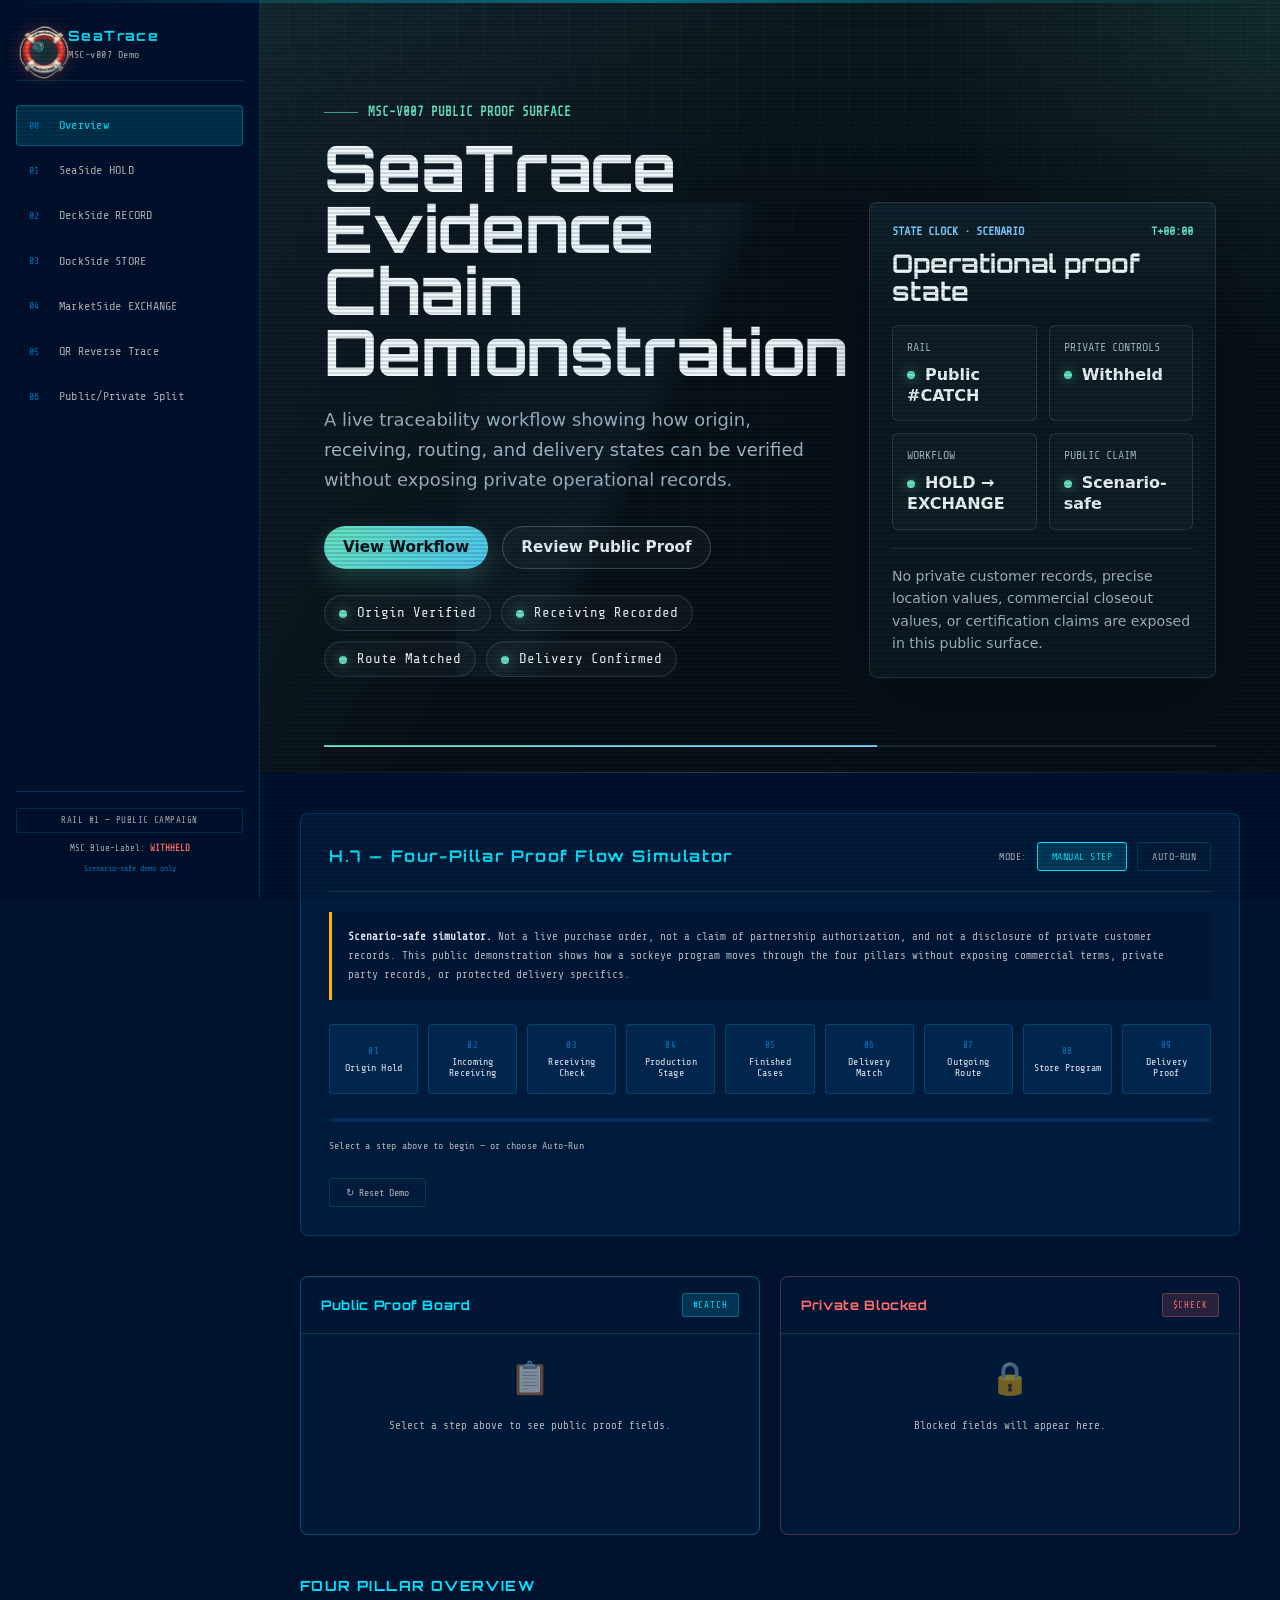
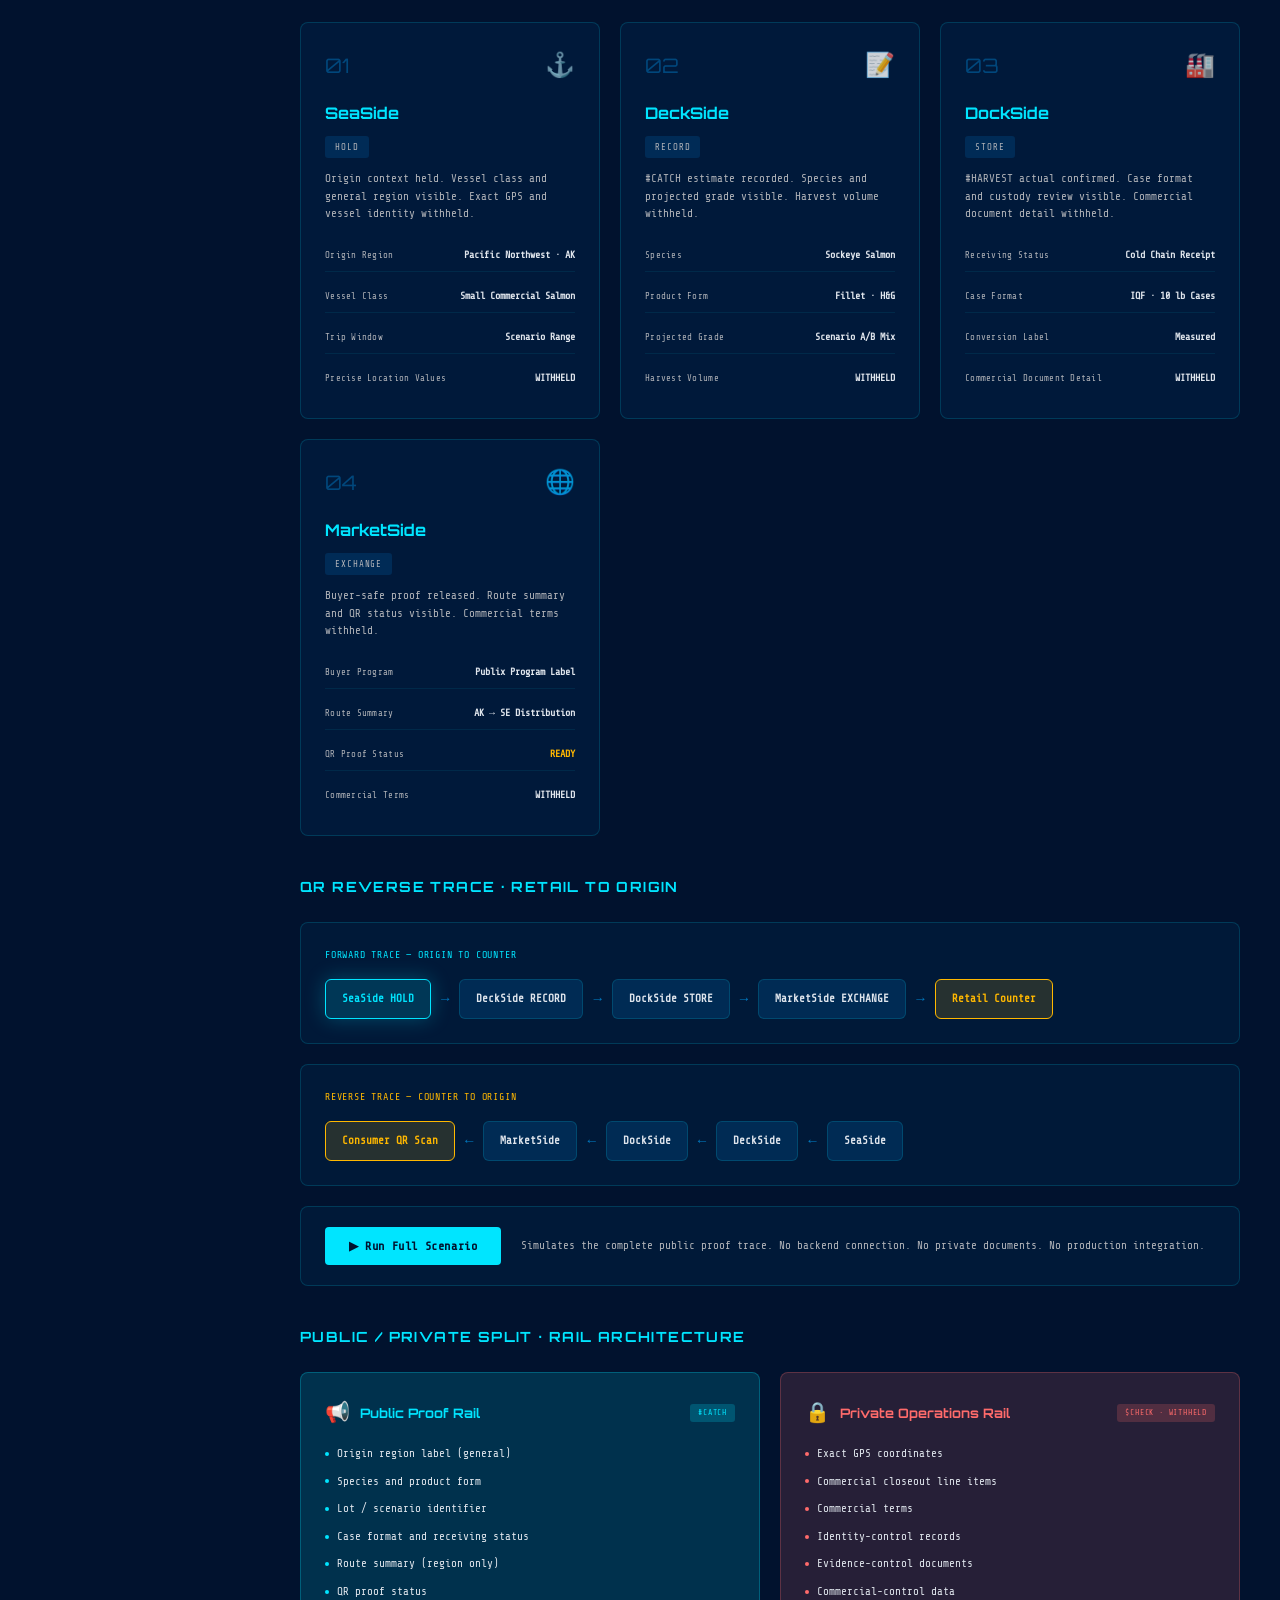
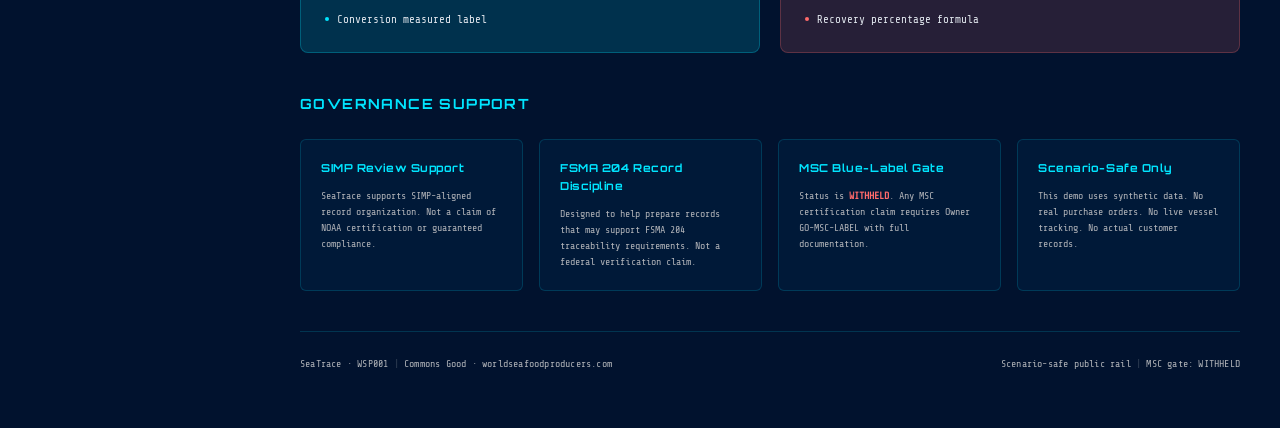
<file: index.html>
<!DOCTYPE html>
<html lang="en">
<head>
<meta charset="UTF-8">
<meta name="viewport" content="width=device-width, initial-scale=1.0, maximum-scale=5.0, user-scalable=yes">
<meta name="robots" content="noindex, nofollow">
<meta name="theme-color" content="#01122E">
<meta name="apple-mobile-web-app-capable" content="yes">
<meta name="apple-mobile-web-app-status-bar-style" content="black-translucent">
<title>SeaTrace · MSC-v007 · Evidence Chain Demonstration</title>
<meta name="description" content="MSC-v007 scenario-safe seafood traceability demo. Four-pillar proof flow: SeaSide HOLD, DeckSide RECORD, DockSide STORE, MarketSide EXCHANGE. Public demonstration with private operational records withheld.">
<link rel="preconnect" href="https://fonts.googleapis.com">
<link rel="preconnect" href="https://fonts.gstatic.com" crossorigin>
<link href="https://fonts.googleapis.com/css2?family=Orbitron:wght@400;700;900&family=Share+Tech+Mono&display=swap" rel="stylesheet">
<link rel="stylesheet" href="assets/css/msc-v007-demo.css">
<link rel="stylesheet" href="assets/wsp-brand/wsp-identity-logo.css">
</head>
<body>

<!-- Scanline overlay -->
<div class="scanlines"></div>
<div class="scanbar"></div>

<!-- Layout: Sidebar + Main -->
<div class="layout">

  <!-- Sidebar Navigation -->
  <nav class="sidebar" aria-label="MSC-v007 scenario navigation">
    <div class="sidebar-header">
      <div class="logo-wrap">
        <div class="wsp-identity-logo" aria-label="World Seafood Producers SeaTrace logo">
          <span class="wsp-identity-logo__globe" aria-hidden="true">
            <canvas class="wsp-identity-logo__canvas" data-wsp-identity-globe width="96" height="96"></canvas>
          </span>
          <img class="wsp-identity-logo__ring" src="assets/wsp-brand/wsp-logo.webp" alt="">
        </div>
      </div>
      <div class="logo-text">
        <div class="logo-title">SeaTrace</div>
        <div class="logo-sub">MSC-v007 Demo</div>
      </div>
    </div>
    
    <div class="sidebar-nav">
      <a class="nav-item active" href="#overview" data-step="-1">
        <span class="nav-num">00</span>
        <span class="nav-label">Overview</span>
      </a>
      <a class="nav-item" href="#seaside" data-step="0">
        <span class="nav-num">01</span>
        <span class="nav-label">SeaSide HOLD</span>
      </a>
      <a class="nav-item" href="#deckside" data-step="1">
        <span class="nav-num">02</span>
        <span class="nav-label">DeckSide RECORD</span>
      </a>
      <a class="nav-item" href="#dockside" data-step="2">
        <span class="nav-num">03</span>
        <span class="nav-label">DockSide STORE</span>
      </a>
      <a class="nav-item" href="#marketside" data-step="3">
        <span class="nav-num">04</span>
        <span class="nav-label">MarketSide EXCHANGE</span>
      </a>
      <a class="nav-item" href="#qr-trace" data-step="8">
        <span class="nav-num">05</span>
        <span class="nav-label">QR Reverse Trace</span>
      </a>
      <a class="nav-item" href="#split">
        <span class="nav-num">06</span>
        <span class="nav-label">Public/Private Split</span>
      </a>
    </div>
    
    <div class="sidebar-footer">
      <div class="rail-badge">Rail #1 — Public Campaign</div>
      <div class="msc-status">MSC Blue-Label: <strong>WITHHELD</strong></div>
      <div class="scenario-note">Scenario-safe demo only</div>
    </div>
  </nav>

  <!-- Main Content -->
  <main class="main">

    <!-- Hero Section -->
    <section id="overview" class="hero">
      <div class="hero__content">
        <div class="hero__eyebrow">MSC-v007 Public Proof Surface</div>
        <h1 class="hero__title">SeaTrace Evidence Chain Demonstration</h1>
        <p class="hero__subtitle">A live traceability workflow showing how origin, receiving, routing, and delivery states can be verified without exposing private operational records.</p>
        <div class="hero__actions" aria-label="Primary proof surface actions">
          <a class="btn btn--primary" href="#boards-container">View Workflow</a>
          <a class="btn btn--secondary" href="#split">Review Public Proof</a>
        </div>
        <ul class="hero__chips" aria-label="Scenario state summary">
          <li class="hero__chip">Origin Verified</li>
          <li class="hero__chip">Receiving Recorded</li>
          <li class="hero__chip">Route Matched</li>
          <li class="hero__chip">Delivery Confirmed</li>
        </ul>
      </div>

      <aside class="hero__panel" aria-label="Current proof state">
        <div class="hero__panel-head">
          <p class="hero__panel-label">State Clock · Scenario</p>
          <span class="hero__panel-clock">T+00:00</span>
        </div>
        <h2 class="hero__panel-title">Operational proof state</h2>
        <dl class="hero__stats">
          <div class="hero__stat">
            <dt>Rail</dt>
            <dd>Public #CATCH</dd>
          </div>
          <div class="hero__stat">
            <dt>Private Controls</dt>
            <dd>Withheld</dd>
          </div>
          <div class="hero__stat">
            <dt>Workflow</dt>
            <dd>HOLD → EXCHANGE</dd>
          </div>
          <div class="hero__stat">
            <dt>Public Claim</dt>
            <dd>Scenario-safe</dd>
          </div>
        </dl>
        <p class="hero__panel-note">No private customer records, precise location values, commercial closeout values, or certification claims are exposed in this public surface.</p>
      </aside>
      <div class="hero__progress" aria-hidden="true"><span></span></div>
    </section>

    <!-- Demo Controls -->
    <section class="demo-controls-section">
      <div class="demo-panel">
        <div class="panel-header">
          <h2>H.7 — Four-Pillar Proof Flow Simulator</h2>
          <div class="mode-toggle">
            <span class="toggle-label">Mode:</span>
            <button class="toggle-btn active" id="mode-manual" onclick="setMode('manual')">Manual Step</button>
            <button class="toggle-btn" id="mode-auto" onclick="setMode('auto')">Auto-Run</button>
          </div>
        </div>
        
        <!-- Disclaimer -->
        <p class="disclaimer">
          <strong>Scenario-safe simulator.</strong> Not a live purchase order, not a claim of partnership authorization, and not a disclosure of private customer records. This public demonstration shows how a sockeye program moves through the four pillars without exposing commercial terms, private party records, or protected delivery specifics.
        </p>
        
        <!-- 9-Button Taskbar -->
        <div class="taskbar" role="toolbar" aria-label="Proof flow steps">
          <button class="task-btn" data-step="0" onclick="runStep(0)">
            <span class="step-num">01</span>
            <span class="step-label">Origin Hold</span>
          </button>
          <button class="task-btn" data-step="1" onclick="runStep(1)">
            <span class="step-num">02</span>
            <span class="step-label">Incoming Receiving</span>
          </button>
          <button class="task-btn" data-step="2" onclick="runStep(2)">
            <span class="step-num">03</span>
            <span class="step-label">Receiving Check</span>
          </button>
          <button class="task-btn" data-step="3" onclick="runStep(3)">
            <span class="step-num">04</span>
            <span class="step-label">Production Stage</span>
          </button>
          <button class="task-btn" data-step="4" onclick="runStep(4)">
            <span class="step-num">05</span>
            <span class="step-label">Finished Cases</span>
          </button>
          <button class="task-btn" data-step="5" onclick="runStep(5)">
            <span class="step-num">06</span>
            <span class="step-label">Delivery Match</span>
          </button>
          <button class="task-btn" data-step="6" onclick="runStep(6)">
            <span class="step-num">07</span>
            <span class="step-label">Outgoing Route</span>
          </button>
          <button class="task-btn" data-step="7" onclick="runStep(7)">
            <span class="step-num">08</span>
            <span class="step-label">Store Program</span>
          </button>
          <button class="task-btn" data-step="8" onclick="runStep(8)">
            <span class="step-num">09</span>
            <span class="step-label">Delivery Proof</span>
          </button>
        </div>
        
        <!-- Progress Bar -->
        <div class="progress-wrap">
          <div class="progress-bar">
            <div class="progress-fill" id="progress-fill"></div>
          </div>
          <span class="progress-label" id="progress-label">Select a step above to begin — or choose Auto-Run</span>
        </div>
        
        <!-- Reset Button -->
        <button class="reset-btn" onclick="resetDemo()">↻ Reset Demo</button>
      </div>
    </section>

    <!-- Dual Board Display -->
    <section class="boards-section" id="boards-container">
      <div class="dual-board">
        
        <!-- Public Proof Board -->
        <div class="board public-board">
          <div class="board-header">
            <h3>Public Proof Board</h3>
            <span class="board-badge public-badge">#CATCH</span>
          </div>
          <div class="board-content" id="public-fields">
            <div class="empty-state">
              <div class="empty-icon">📋</div>
              <p>Select a step above to see public proof fields.</p>
            </div>
          </div>
        </div>
        
        <!-- Private Blocked Board -->
        <div class="board private-board">
          <div class="board-header">
            <h3>Private Blocked</h3>
            <span class="board-badge private-badge">$CHECK</span>
          </div>
          <div class="board-content" id="private-fields">
            <div class="empty-state">
              <div class="empty-icon">🔒</div>
              <p>Blocked fields will appear here.</p>
            </div>
          </div>
        </div>
        
      </div>
    </section>

    <!-- Four Pillar Cards -->
    <section class="pillars-section">
      <h2 class="section-title">Four Pillar Overview</h2>
      <div class="pillar-cards">
        
        <article class="pillar-card" id="seaside" role="button" tabindex="0" data-step-start="0">
          <div class="pillar-header">
            <span class="pillar-num">01</span>
            <div class="pillar-icon">⚓</div>
          </div>
          <h3>SeaSide</h3>
          <div class="pillar-mode">HOLD</div>
          <p>Origin context held. Vessel class and general region visible. Exact GPS and vessel identity withheld.</p>
          <div class="pillar-fields">
            <div class="field public"><span class="field-label">Origin Region</span><span class="field-value">Pacific Northwest · AK</span></div>
            <div class="field public"><span class="field-label">Vessel Class</span><span class="field-value">Small Commercial Salmon</span></div>
            <div class="field public"><span class="field-label">Trip Window</span><span class="field-value">Scenario Range</span></div>
            <div class="field withheld"><span class="field-label">Precise Location Values</span><span class="field-value">WITHHELD</span></div>
          </div>
        </article>
        
        <article class="pillar-card" id="deckside" role="button" tabindex="0" data-step-start="1">
          <div class="pillar-header">
            <span class="pillar-num">02</span>
            <div class="pillar-icon">📝</div>
          </div>
          <h3>DeckSide</h3>
          <div class="pillar-mode">RECORD</div>
          <p>#CATCH estimate recorded. Species and projected grade visible. Harvest volume withheld.</p>
          <div class="pillar-fields">
            <div class="field public"><span class="field-label">Species</span><span class="field-value">Sockeye Salmon</span></div>
            <div class="field public"><span class="field-label">Product Form</span><span class="field-value">Fillet · H&G</span></div>
            <div class="field public"><span class="field-label">Projected Grade</span><span class="field-value">Scenario A/B Mix</span></div>
            <div class="field withheld"><span class="field-label">Harvest Volume</span><span class="field-value">WITHHELD</span></div>
          </div>
        </article>
        
        <article class="pillar-card" id="dockside" role="button" tabindex="0" data-step-start="3">
          <div class="pillar-header">
            <span class="pillar-num">03</span>
            <div class="pillar-icon">🏭</div>
          </div>
          <h3>DockSide</h3>
          <div class="pillar-mode">STORE</div>
          <p>#HARVEST actual confirmed. Case format and custody review visible. Commercial document detail withheld.</p>
          <div class="pillar-fields">
            <div class="field public"><span class="field-label">Receiving Status</span><span class="field-value">Cold Chain Receipt</span></div>
            <div class="field public"><span class="field-label">Case Format</span><span class="field-value">IQF · 10 lb Cases</span></div>
            <div class="field public"><span class="field-label">Conversion Label</span><span class="field-value">Measured</span></div>
            <div class="field withheld"><span class="field-label">Commercial Document Detail</span><span class="field-value">WITHHELD</span></div>
          </div>
        </article>
        
        <article class="pillar-card" id="marketside" role="button" tabindex="0" data-step-start="5">
          <div class="pillar-header">
            <span class="pillar-num">04</span>
            <div class="pillar-icon">🌐</div>
          </div>
          <h3>MarketSide</h3>
          <div class="pillar-mode">EXCHANGE</div>
          <p>Buyer-safe proof released. Route summary and QR status visible. Commercial terms withheld.</p>
          <div class="pillar-fields">
            <div class="field public"><span class="field-label">Buyer Program</span><span class="field-value">Publix Program Label</span></div>
            <div class="field public"><span class="field-label">Route Summary</span><span class="field-value">AK → SE Distribution</span></div>
            <div class="field public"><span class="field-label">QR Proof Status</span><span class="field-value ready">READY</span></div>
            <div class="field withheld"><span class="field-label">Commercial Terms</span><span class="field-value">WITHHELD</span></div>
          </div>
        </article>
        
      </div>
    </section>

    <!-- QR Reverse Trace -->
    <section id="qr-trace" class="trace-section">
      <h2 class="section-title">QR Reverse Trace · Retail to Origin</h2>
      
      <div class="trace-flow">
        <div class="trace-label">Forward Trace — Origin to Counter</div>
        <div class="trace-steps forward">
          <div class="trace-step active" data-step="0">SeaSide HOLD</div>
          <div class="trace-arrow">→</div>
          <div class="trace-step" data-step="1">DeckSide RECORD</div>
          <div class="trace-arrow">→</div>
          <div class="trace-step" data-step="2">DockSide STORE</div>
          <div class="trace-arrow">→</div>
          <div class="trace-step" data-step="3">MarketSide EXCHANGE</div>
          <div class="trace-arrow">→</div>
          <div class="trace-step retail">Retail Counter</div>
        </div>
      </div>
      
      <div class="trace-flow reverse-flow">
        <div class="trace-label">Reverse Trace — Counter to Origin</div>
        <div class="trace-steps reverse">
          <div class="trace-step retail">Consumer QR Scan</div>
          <div class="trace-arrow">←</div>
          <div class="trace-step" data-step="3">MarketSide</div>
          <div class="trace-arrow">←</div>
          <div class="trace-step" data-step="2">DockSide</div>
          <div class="trace-arrow">←</div>
          <div class="trace-step" data-step="1">DeckSide</div>
          <div class="trace-arrow">←</div>
          <div class="trace-step" data-step="0">SeaSide</div>
        </div>
      </div>
      
      <div class="run-scenario-wrap">
        <button class="run-btn" onclick="runFullScenario()">▶ Run Full Scenario</button>
        <p class="run-note">Simulates the complete public proof trace. No backend connection. No private documents. No production integration.</p>
      </div>
    </section>

    <!-- Public/Private Split -->
    <section id="split" class="split-section">
      <h2 class="section-title">Public / Private Split · Rail Architecture</h2>
      
      <div class="split-ribbon">
        <div class="rail-card public-rail">
          <div class="rail-header">
            <span class="rail-icon">📢</span>
            <h3>Public Proof Rail</h3>
            <span class="rail-tag">#CATCH</span>
          </div>
          <ul class="rail-items">
            <li>Origin region label (general)</li>
            <li>Species and product form</li>
            <li>Lot / scenario identifier</li>
            <li>Case format and receiving status</li>
            <li>Route summary (region only)</li>
            <li>QR proof status</li>
            <li>Conversion measured label</li>
          </ul>
        </div>
        
        <div class="rail-card private-rail">
          <div class="rail-header">
            <span class="rail-icon">🔒</span>
            <h3>Private Operations Rail</h3>
            <span class="rail-tag withheld">$CHECK · WITHHELD</span>
          </div>
          <ul class="rail-items">
            <li>Exact GPS coordinates</li>
            <li>Commercial closeout line items</li>
            <li>Commercial terms</li>
            <li>Identity-control records</li>
            <li>Evidence-control documents</li>
            <li>Commercial-control data</li>
            <li>Recovery percentage formula</li>
          </ul>
        </div>
      </div>
    </section>

    <!-- Governance -->
    <section class="governance-section">
      <h2 class="section-title">Governance Support</h2>
      
      <div class="gov-grid">
        <div class="gov-card">
          <h4>SIMP Review Support</h4>
          <p>SeaTrace supports SIMP-aligned record organization. Not a claim of NOAA certification or guaranteed compliance.</p>
        </div>
        <div class="gov-card">
          <h4>FSMA 204 Record Discipline</h4>
          <p>Designed to help prepare records that may support FSMA 204 traceability requirements. Not a federal verification claim.</p>
        </div>
        <div class="gov-card">
          <h4>MSC Blue-Label Gate</h4>
          <p>Status is <strong>WITHHELD</strong>. Any MSC certification claim requires Owner GO-MSC-LABEL with full documentation.</p>
        </div>
        <div class="gov-card">
          <h4>Scenario-Safe Only</h4>
          <p>This demo uses synthetic data. No real purchase orders. No live vessel tracking. No actual customer records.</p>
        </div>
      </div>
    </section>

    <!-- Footer -->
    <footer class="page-footer">
      <div class="footer-left">
        <span>SeaTrace · WSP001</span>
        <span class="footer-divider">|</span>
        <span>Commons Good · worldseafoodproducers.com</span>
      </div>
      <div class="footer-right">
        <span>Scenario-safe public rail</span>
        <span class="footer-divider">|</span>
        <span>MSC gate: WITHHELD</span>
      </div>
    </footer>

  </main>
</div>

<script src="assets/wsp-brand/wsp-identity-logo.js"></script>
<script src="assets/js/msc-v007-demo.js"></script>
</body>
</html>
</file>
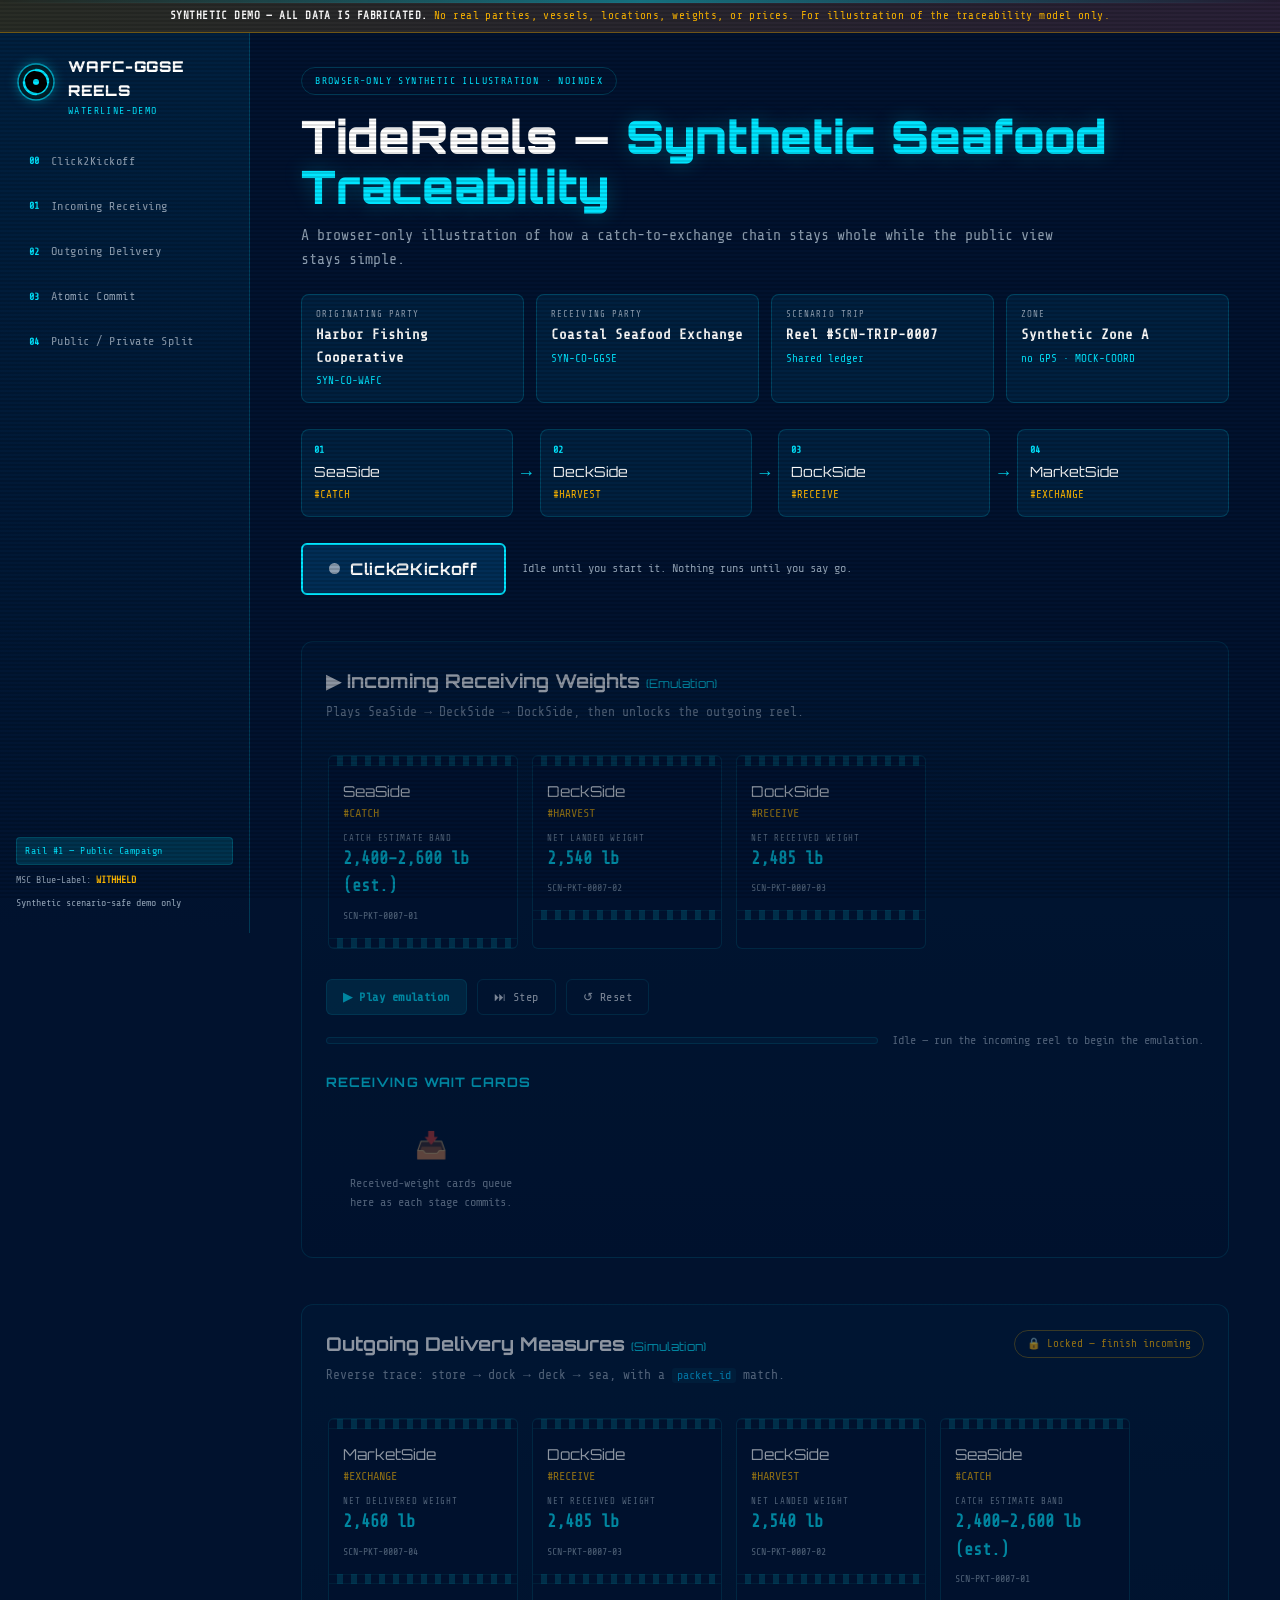
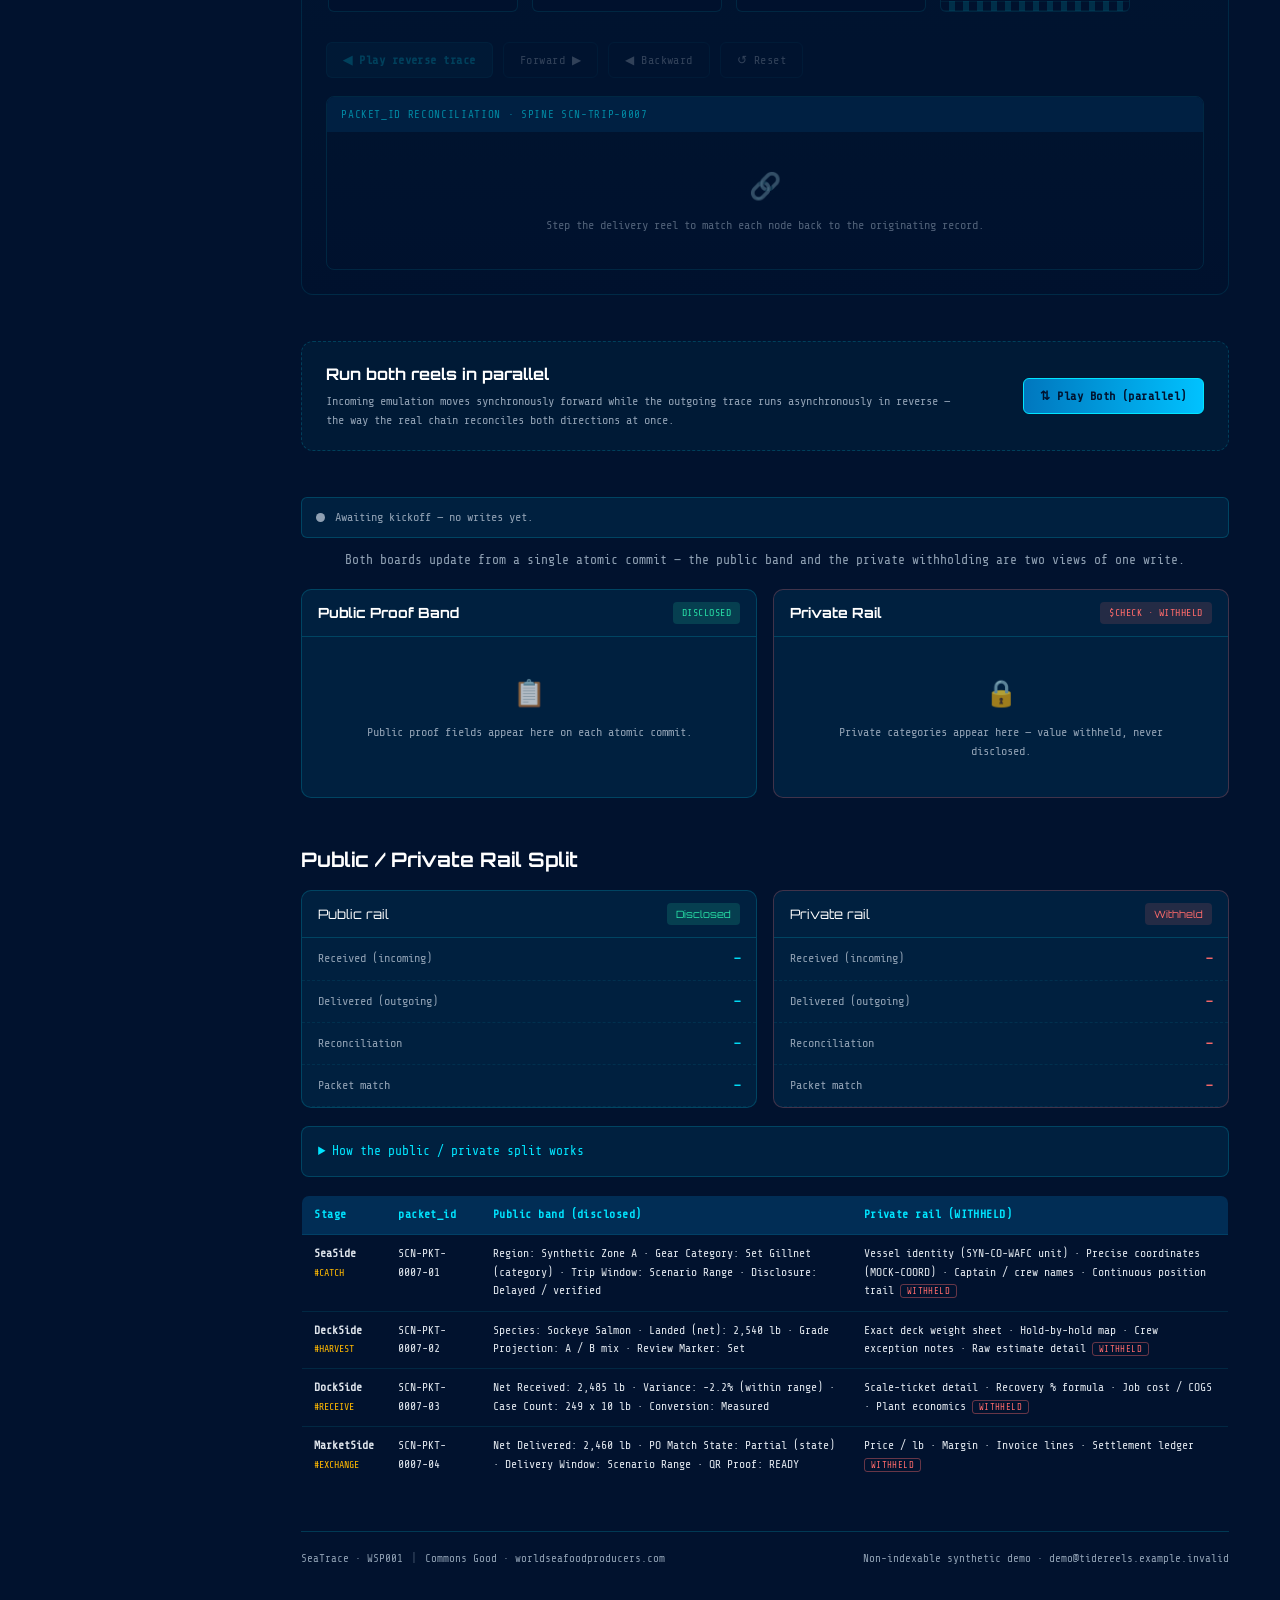
<file: waterline-demo/index.html>
<!DOCTYPE html>
<html lang="en">
<head>
<meta charset="UTF-8">
<meta name="viewport" content="width=device-width, initial-scale=1.0, maximum-scale=5.0, user-scalable=yes">
<meta name="robots" content="noindex, nofollow">
<meta name="theme-color" content="#01122E">
<title>WAFC-GGSE REELS — Synthetic Seafood Traceability · waterline-demo</title>
<meta name="description" content="Browser-only synthetic illustration of a catch-to-exchange chain. Incoming receiving-weight emulation unlocks an outgoing delivery reverse-trace, linked by packet_id. Fabricated data only, noindex.">
<link rel="preconnect" href="https://fonts.googleapis.com">
<link rel="preconnect" href="https://fonts.gstatic.com" crossorigin>
<link href="https://fonts.googleapis.com/css2?family=Orbitron:wght@400;700;900&family=Share+Tech+Mono&display=swap" rel="stylesheet">
<link rel="stylesheet" href="waterline.css">
</head>
<body>

<div class="scanlines" aria-hidden="true"></div>
<div class="scanbar" aria-hidden="true"></div>

<!-- Idle gate (90s) -->
<div class="idle-gate" id="idle-gate" hidden>
  <div class="idle-card">
    <div class="idle-icon">⏱</div>
    <h2>Session gated</h2>
    <p>90-second idle timeout reached. The reel paused itself. Resume exactly where it stopped.</p>
    <button class="btn btn-primary" id="resume-btn" type="button">▶ Resume reel</button>
  </div>
</div>

<!-- Synthetic demo banner -->
<div class="synthetic-banner" role="note">
  <strong>SYNTHETIC DEMO — ALL DATA IS FABRICATED.</strong>
  No real parties, vessels, locations, weights, or prices. For illustration of the traceability model only.
</div>

<div class="layout">

  <!-- Sidebar -->
  <nav class="sidebar" aria-label="waterline-demo navigation">
    <div class="sidebar-header">
      <div class="logo-wrap">
        <svg class="logo-globe" viewBox="0 0 40 40" aria-hidden="true">
          <circle cx="20" cy="20" r="18" stroke="#00E5FF" stroke-width="1.5" opacity="0.6"/>
          <circle cx="20" cy="20" r="12" stroke="#00E5FF" stroke-width="1.5"/>
          <path d="M20 8 A12 12 0 0 1 32 20" stroke="#00E5FF" stroke-width="2.5" stroke-linecap="round"/>
          <path d="M20 32 A12 12 0 0 1 8 20" stroke="#00E5FF" stroke-width="2.5" stroke-linecap="round"/>
          <circle cx="20" cy="20" r="3" fill="#00E5FF"/>
        </svg>
      </div>
      <div class="logo-text">
        <div class="logo-title">WAFC-GGSE REELS</div>
        <div class="logo-sub">waterline-demo</div>
      </div>
    </div>
    <div class="sidebar-nav">
      <a class="nav-item" href="#kickoff"><span class="nav-num">00</span><span class="nav-label">Click2Kickoff</span></a>
      <a class="nav-item" href="#incoming"><span class="nav-num">01</span><span class="nav-label">Incoming Receiving</span></a>
      <a class="nav-item" href="#outgoing"><span class="nav-num">02</span><span class="nav-label">Outgoing Delivery</span></a>
      <a class="nav-item" href="#commit"><span class="nav-num">03</span><span class="nav-label">Atomic Commit</span></a>
      <a class="nav-item" href="#split"><span class="nav-num">04</span><span class="nav-label">Public / Private Split</span></a>
    </div>
    <div class="sidebar-footer">
      <div class="rail-badge">Rail #1 — Public Campaign</div>
      <div class="msc-status">MSC Blue-Label: <strong>WITHHELD</strong></div>
      <div class="scenario-note">Synthetic scenario-safe demo only</div>
    </div>
  </nav>

  <!-- Main -->
  <main class="main">

    <!-- Hero -->
    <section id="kickoff" class="hero">
      <div class="hero-badge">Browser-only synthetic illustration · noindex</div>
      <h1>TideReels — <span class="highlight">Synthetic Seafood Traceability</span></h1>
      <p class="hero-sub">A browser-only illustration of how a catch-to-exchange chain stays whole while the public view stays simple.</p>

      <div class="party-grid">
        <div class="party-card">
          <span class="party-role">Originating party</span>
          <span class="party-name">Harbor Fishing Cooperative</span>
          <span class="party-id">SYN-CO-WAFC</span>
        </div>
        <div class="party-card">
          <span class="party-role">Receiving party</span>
          <span class="party-name">Coastal Seafood Exchange</span>
          <span class="party-id">SYN-CO-GGSE</span>
        </div>
        <div class="party-card">
          <span class="party-role">Scenario trip</span>
          <span class="party-name">Reel #SCN-TRIP-0007</span>
          <span class="party-id">Shared ledger</span>
        </div>
        <div class="party-card">
          <span class="party-role">Zone</span>
          <span class="party-name">Synthetic Zone A</span>
          <span class="party-id">no GPS · MOCK-COORD</span>
        </div>
      </div>

      <!-- Stage spine -->
      <div class="spine" id="stage-spine" aria-label="Four-pillar stage spine"></div>

      <div class="kickoff-wrap">
        <button class="btn btn-kickoff" id="kickoff-btn" type="button">
          <span class="kickoff-dot"></span><span id="kickoff-label">Click2Kickoff</span>
        </button>
        <p class="kickoff-note" id="kickoff-note">Idle until you start it. Nothing runs until you say go.</p>
      </div>
    </section>

    <!-- Incoming reel -->
    <section id="incoming" class="reel-section" aria-disabled="true">
      <div class="reel-head">
        <h2>▶ Incoming Receiving Weights <span class="reel-kind">(Emulation)</span></h2>
      </div>
      <p class="reel-sub">Plays SeaSide → DeckSide → DockSide, then unlocks the outgoing reel.</p>

      <div class="filmstrip" id="incoming-strip" aria-label="Incoming receiving filmstrip"></div>

      <div class="reel-controls">
        <button class="btn btn-play" id="in-play" type="button">▶ Play emulation</button>
        <button class="btn btn-ghost" id="in-step" type="button">⏭ Step</button>
        <button class="btn btn-ghost" id="in-reset" type="button">↺ Reset</button>
      </div>
      <div class="progress-wrap">
        <div class="progress-bar"><div class="progress-fill" id="in-progress"></div></div>
        <span class="progress-label" id="in-status">Idle — run the incoming reel to begin the emulation.</span>
      </div>

      <h3 class="cards-title">Receiving Wait Cards</h3>
      <div class="wait-cards" id="wait-cards">
        <div class="empty-state"><div class="empty-icon">📥</div><p>Received-weight cards queue here as each stage commits.</p></div>
      </div>
    </section>

    <!-- Outgoing reel -->
    <section id="outgoing" class="reel-section locked" aria-disabled="true">
      <div class="reel-head">
        <h2>Outgoing Delivery Measures <span class="reel-kind">(Simulation)</span></h2>
        <span class="lock-chip" id="out-lock">🔒 Locked — finish incoming</span>
      </div>
      <p class="reel-sub">Reverse trace: store → dock → deck → sea, with a <code>packet_id</code> match.</p>

      <div class="filmstrip reverse" id="outgoing-strip" aria-label="Outgoing delivery filmstrip"></div>

      <div class="reel-controls">
        <button class="btn btn-play" id="out-play" type="button" disabled>◀ Play reverse trace</button>
        <button class="btn btn-ghost" id="out-fwd" type="button" disabled>Forward ▶</button>
        <button class="btn btn-ghost" id="out-back" type="button" disabled>◀ Backward</button>
        <button class="btn btn-ghost" id="out-reset" type="button" disabled>↺ Reset</button>
      </div>

      <div class="match-panel">
        <div class="match-head">packet_id reconciliation · spine SCN-TRIP-0007</div>
        <div class="match-body" id="match-body">
          <div class="empty-state"><div class="empty-icon">🔗</div><p>Step the delivery reel to match each node back to the originating record.</p></div>
        </div>
      </div>
    </section>

    <!-- Parallel mode -->
    <section class="parallel-section">
      <div class="parallel-inner">
        <div>
          <h3>Run both reels in parallel</h3>
          <p>Incoming emulation moves synchronously forward while the outgoing trace runs asynchronously in reverse — the way the real chain reconciles both directions at once.</p>
        </div>
        <button class="btn btn-primary" id="play-both" type="button">⇅ Play Both (parallel)</button>
      </div>
    </section>

    <!-- Atomic commit boards -->
    <section id="commit" class="boards-section">
      <div class="commit-banner" id="commit-banner"><span class="commit-dot"></span><span id="commit-banner-text">Awaiting kickoff — no writes yet.</span></div>
      <p class="reel-sub center">Both boards update from a single atomic commit — the public band and the private withholding are two views of one write.</p>
      <div class="dual-board">
        <div class="board public-board" id="public-board">
          <div class="board-header"><h3>Public Proof Band</h3><span class="board-badge public-badge">DISCLOSED</span></div>
          <div class="board-content" id="public-fields">
            <div class="empty-state"><div class="empty-icon">📋</div><p>Public proof fields appear here on each atomic commit.</p></div>
          </div>
        </div>
        <div class="board private-board" id="private-board">
          <div class="board-header"><h3>Private Rail</h3><span class="board-badge private-badge">$CHECK · WITHHELD</span></div>
          <div class="board-content" id="private-fields">
            <div class="empty-state"><div class="empty-icon">🔒</div><p>Private categories appear here — value withheld, never disclosed.</p></div>
          </div>
        </div>
      </div>
    </section>

    <!-- Public / private rail split summary -->
    <section id="split" class="split-section">
      <h2 class="section-title">Public / Private Rail Split</h2>
      <div class="rail-split">
        <div class="rail-col public">
          <div class="rail-col-head"><span>Public rail</span><span class="rail-tag">Disclosed</span></div>
          <div class="rail-row"><span class="rr-key">Received (incoming)</span><span class="rr-val" id="pub-received">—</span></div>
          <div class="rail-row"><span class="rr-key">Delivered (outgoing)</span><span class="rr-val" id="pub-delivered">—</span></div>
          <div class="rail-row"><span class="rr-key">Reconciliation</span><span class="rr-val" id="pub-recon">—</span></div>
          <div class="rail-row"><span class="rr-key">Packet match</span><span class="rr-val" id="pub-match">—</span></div>
        </div>
        <div class="rail-col private">
          <div class="rail-col-head"><span>Private rail</span><span class="rail-tag withheld">Withheld</span></div>
          <div class="rail-row"><span class="rr-key">Received (incoming)</span><span class="rr-val" id="prv-received">—</span></div>
          <div class="rail-row"><span class="rr-key">Delivered (outgoing)</span><span class="rr-val" id="prv-delivered">—</span></div>
          <div class="rail-row"><span class="rr-key">Reconciliation</span><span class="rr-val" id="prv-recon">—</span></div>
          <div class="rail-row"><span class="rr-key">Packet match</span><span class="rr-val" id="prv-match">—</span></div>
        </div>
      </div>

      <details class="how-it-works">
        <summary>How the public / private split works</summary>
        <p>Net received and delivered weights are disclosable for traceability verification. Vessel identity, precise coordinates, per-trip cost, and raw commercial price are never exposed. A shared <code>packet_id</code> links both rails on the <strong>SCN-TRIP-0007</strong> spine without leaking either side. Every public band and its private withholding are two views of a single atomic write — both advance together, or neither advances.</p>
      </details>

      <table class="split-table" id="split-table">
        <thead><tr><th>Stage</th><th>packet_id</th><th>Public band (disclosed)</th><th>Private rail (WITHHELD)</th></tr></thead>
        <tbody id="split-tbody"></tbody>
      </table>
    </section>

    <footer class="page-footer">
      <div class="footer-left"><span>SeaTrace · WSP001</span><span class="footer-divider">|</span><span>Commons Good · worldseafoodproducers.com</span></div>
      <div class="footer-right"><span>Non-indexable synthetic demo · demo@tidereels.example.invalid</span></div>
    </footer>

  </main>
</div>

<script src="waterline.js"></script>
</body>
</html>
</file>
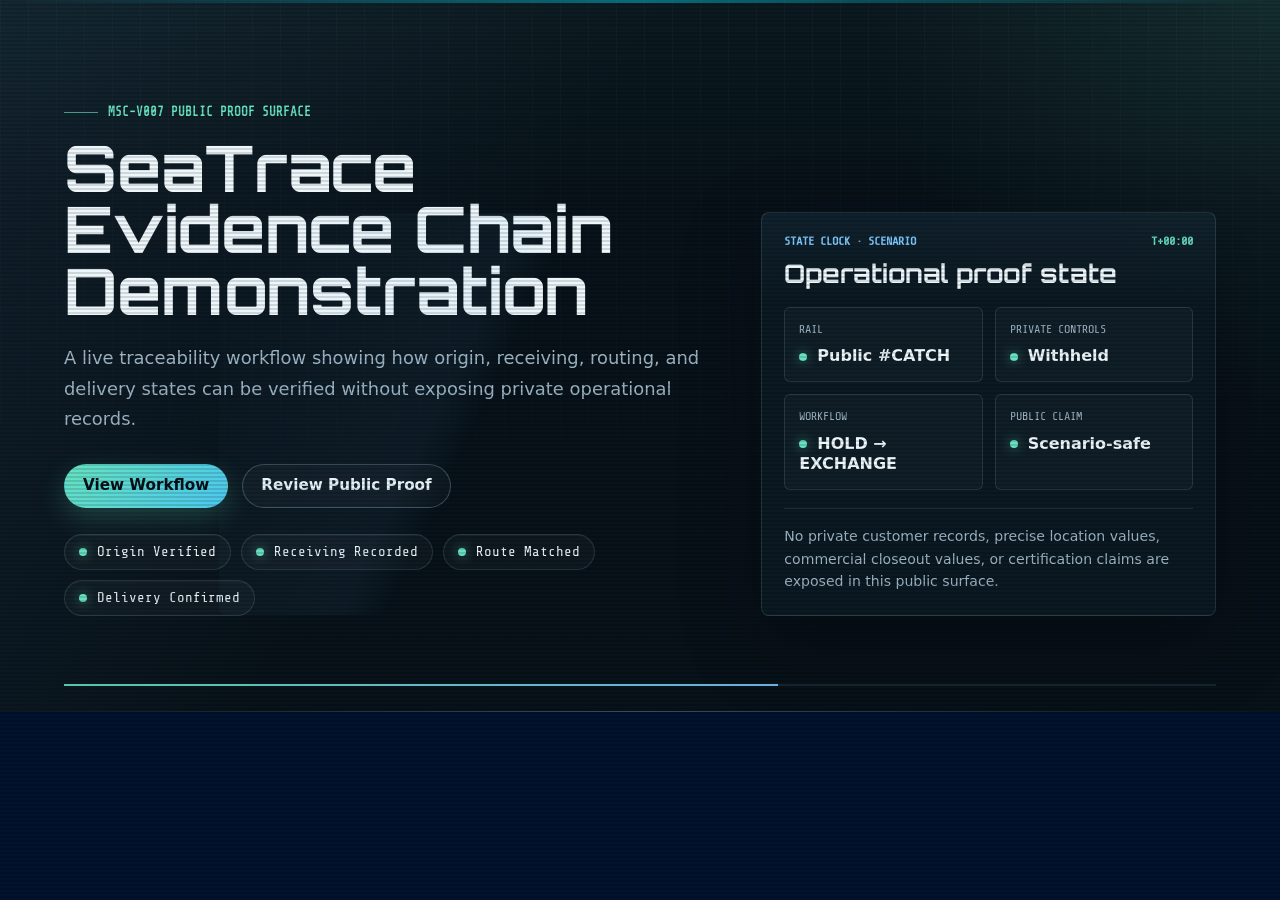
<file: seo/peterpan_publix_sockeye.html>
<!DOCTYPE html>
<html lang="en">
<head>
<meta charset="UTF-8">
<meta name="viewport" content="width=device-width, initial-scale=1.0, maximum-scale=5.0, user-scalable=yes">
<meta name="robots" content="noindex, nofollow">
<meta name="theme-color" content="#01122E">
<title>SeaTrace · Evidence Chain Demonstration</title>
<meta name="description" content="Scenario-safe SeaTrace proof surface showing public traceability states with private operational records withheld.">
<link rel="preconnect" href="https://fonts.googleapis.com">
<link rel="preconnect" href="https://fonts.gstatic.com" crossorigin>
<link href="https://fonts.googleapis.com/css2?family=Orbitron:wght@400;700;900&family=Share+Tech+Mono&display=swap" rel="stylesheet">
<link rel="stylesheet" href="../assets/css/msc-v007-demo.css">
</head>
<body>
<div class="scanlines"></div>
<div class="scanbar"></div>

<main class="main seo-proof-page">
  <section id="overview" class="hero">
    <div class="hero__content">
      <div class="hero__eyebrow">MSC-v007 Public Proof Surface</div>
      <h1 class="hero__title">SeaTrace Evidence Chain Demonstration</h1>
      <p class="hero__subtitle">A live traceability workflow showing how origin, receiving, routing, and delivery states can be verified without exposing private operational records.</p>
      <div class="hero__actions" aria-label="Primary proof surface actions">
        <a class="btn btn--primary" href="../index.html#boards-container">View Workflow</a>
        <a class="btn btn--secondary" href="../index.html#split">Review Public Proof</a>
      </div>
      <ul class="hero__chips" aria-label="Scenario state summary">
        <li class="hero__chip">Origin Verified</li>
        <li class="hero__chip">Receiving Recorded</li>
        <li class="hero__chip">Route Matched</li>
        <li class="hero__chip">Delivery Confirmed</li>
      </ul>
    </div>

    <aside class="hero__panel" aria-label="Current proof state">
      <div class="hero__panel-head">
        <p class="hero__panel-label">State Clock · Scenario</p>
        <span class="hero__panel-clock">T+00:00</span>
      </div>
      <h2 class="hero__panel-title">Operational proof state</h2>
      <dl class="hero__stats">
        <div class="hero__stat">
          <dt>Rail</dt>
          <dd>Public #CATCH</dd>
        </div>
        <div class="hero__stat">
          <dt>Private Controls</dt>
          <dd>Withheld</dd>
        </div>
        <div class="hero__stat">
          <dt>Workflow</dt>
          <dd>HOLD → EXCHANGE</dd>
        </div>
        <div class="hero__stat">
          <dt>Public Claim</dt>
          <dd>Scenario-safe</dd>
        </div>
      </dl>
      <p class="hero__panel-note">No private customer records, precise location values, commercial closeout values, or certification claims are exposed in this public surface.</p>
    </aside>
    <div class="hero__progress" aria-hidden="true"><span></span></div>
  </section>
</main>

<script src="../assets/js/msc-v007-demo.js"></script>
</body>
</html>
</file>
<file: assets/css/msc-v007-demo.css>
/* ═══════════════════════════════════════════════════════════════
   SeaTrace MSC-v007 Demo Stylesheet
   Combines: SeaTrace scanlines + modern card layout
   No external dependencies - all styles self-contained
═══════════════════════════════════════════════════════════════ */

/* ── CSS Variables ── */
:root{
  /* SeaTrace Core Palette */
  --black:      #01122E;
  --panel:      #005696;
  --panel2:     #0077BE;
  --teal:       #00E5FF;
  --teal2:      #00C2FF;
  --teal3:      #0077BE;
  --teal-dim:   rgba(0,229,255,0.15);
  --amber:      #FFB800;
  --amber-dim:  rgba(255,184,0,0.15);
  --red:        #FF6B6B;
  --red-dim:    rgba(255,107,107,0.15);
  --text:       #E0E6ED;
  --muted:      #B0B3B8;
  --pearl:      #D1D9E6;
  --white:      #FFFFFF;
  
  /* Layout */
  --sidebar-width: 260px;
  --max-content: 1200px;
  
  /* Effects */
  --border:     rgba(0,229,255,0.16);
  --glow:       0 0 20px rgba(0,229,255,0.25);
  --glow-lg:    0 0 60px rgba(0,194,255,0.15);
  
  /* Typography */
  --font-display: 'Orbitron', sans-serif;
  --font-mono:    'Share Tech Mono', monospace;
  --font-body:    'Segoe UI', Inter, system-ui, sans-serif;
  --hero-bg:      #08121a;
  --hero-panel:   rgba(12,27,36,0.88);
  --hero-line:    rgba(148,184,206,0.18);
  --hero-line-2:  rgba(148,184,206,0.34);
  --hero-text:    #edf6fb;
  --hero-muted:   #9fb6c6;
  --hero-signal:  #66e2c0;
  --hero-signal2: #7cc9ff;
  --hero-shadow:  0 24px 80px rgba(0,0,0,0.32);
}

/* ── Reset & Base ── */
*,*::before,*::after{
  margin:0;
  padding:0;
  box-sizing:border-box;
}

html{
  scroll-behavior:smooth;
  font-size:16px;
}

body{
  background:var(--black);
  color:var(--text);
  font-family:var(--font-mono);
  line-height:1.6;
  overflow-x:hidden;
}

/* ── Scanlines Effect ── */
.scanlines{
  position:fixed;
  inset:0;
  z-index:9999;
  pointer-events:none;
  background:repeating-linear-gradient(
    0deg,
    transparent,
    transparent 2px,
    rgba(0,0,0,0.13) 2px,
    rgba(0,0,0,0.13) 4px
  );
  animation:scanPan 8s linear infinite;
}

@keyframes scanPan{
  0%{background-position:0 0}
  100%{background-position:0 200px}
}

.scanbar{
  position:fixed;
  left:0;
  right:0;
  height:3px;
  z-index:10000;
  pointer-events:none;
  background:linear-gradient(90deg,transparent,var(--teal),transparent);
  opacity:0.4;
  animation:scanBar 4s ease-in-out infinite;
}

@keyframes scanBar{
  0%{top:-3px;opacity:0}
  10%{opacity:0.6}
  90%{opacity:0.2}
  100%{top:100vh;opacity:0}
}

/* ── Layout Grid ── */
.layout{
  display:grid;
  grid-template-columns:var(--sidebar-width) 1fr;
  min-height:100vh;
}

/* ── Mobile Layout (Sidebar becomes horizontal header) ── */
@media(max-width:900px){
  .layout{
    grid-template-columns:1fr;
  }
  
  .sidebar{
    position:relative;
    height:auto;
    max-height:none;
    border-right:none;
    border-bottom:1px solid var(--border);
    padding:16px;
    overflow-y:visible;
  }
  
  .sidebar-nav{
    flex-direction:row;
    flex-wrap:nowrap;
    overflow-x:auto;
    gap:8px;
    padding-bottom:8px;
    -webkit-overflow-scrolling:touch;
    scrollbar-width:none;
  }
  
  .sidebar-nav::-webkit-scrollbar{
    display:none;
  }
  
  .nav-item{
    flex-shrink:0;
    padding:8px 12px;
    font-size:11px;
    min-width:fit-content;
  }
  
  .nav-num{
    display:none;
  }
  
  .sidebar-footer{
    display:none;
  }
  
  .sidebar-header{
    padding-bottom:12px;
    margin-bottom:12px;
  }
  
  /* Disable scanlines on mobile for performance */
  .scanlines{
    display:none;
  }
  
  .scanbar{
    display:none;
  }
}

/* ── Sidebar ── */
.sidebar{
  background:rgba(0,18,46,0.95);
  border-right:1px solid var(--border);
  position:sticky;
  top:0;
  height:100vh;
  overflow-y:auto;
  padding:24px 16px;
  display:flex;
  flex-direction:column;
  gap:24px;
}

.sidebar-header{
  display:flex;
  align-items:center;
  gap:12px;
  padding-bottom:16px;
  border-bottom:1px solid var(--border);
}

.logo-wrap{
  width:40px;
  height:40px;
  flex-shrink:0;
}

.logo-globe{
  width:100%;
  height:100%;
  animation:globeSpin 12s linear infinite;
}

@keyframes globeSpin{
  to{transform:rotateY(360deg)}
}

.logo-text{
  display:flex;
  flex-direction:column;
}

.logo-title{
  font-family:var(--font-display);
  font-size:14px;
  font-weight:700;
  color:var(--teal);
  letter-spacing:0.1em;
}

.logo-sub{
  font-size:10px;
  color:var(--muted);
  letter-spacing:0.05em;
}

/* ── Sidebar Navigation ── */
.sidebar-nav{
  display:flex;
  flex-direction:column;
  gap:4px;
}

.nav-item{
  display:flex;
  align-items:center;
  gap:10px;
  padding:10px 12px;
  border-radius:4px;
  font-size:12px;
  color:var(--muted);
  text-decoration:none;
  border:1px solid transparent;
  transition:all 0.2s ease;
}

.nav-item:hover,
.nav-item.active{
  color:var(--teal);
  background:var(--teal-dim);
  border-color:rgba(0,229,255,0.3);
}

.nav-num{
  font-size:10px;
  color:var(--panel2);
  min-width:20px;
  font-variant-numeric:tabular-nums;
}

.nav-label{
  letter-spacing:0.02em;
}

/* ── Sidebar Footer ── */
.sidebar-footer{
  margin-top:auto;
  padding-top:16px;
  border-top:1px solid var(--border);
  display:flex;
  flex-direction:column;
  gap:8px;
}

.rail-badge{
  font-size:9px;
  color:var(--muted);
  letter-spacing:0.05em;
  text-transform:uppercase;
  padding:4px 8px;
  border:1px solid var(--border);
  border-radius:2px;
  text-align:center;
}

.msc-status{
  font-size:9px;
  color:var(--muted);
  text-align:center;
}

.msc-status strong{
  color:var(--red);
}

.scenario-note{
  font-size:8px;
  color:var(--panel2);
  text-align:center;
}

/* ── Main Content ── */
.main{
  padding:32px 40px;
  max-width:var(--max-content);
}

@media(max-width:900px){
  .main{
    padding:16px 12px;
    overflow-x:hidden;
  }
  
  .hero{
    padding:24px 16px;
  }
  
  .hero h1{
    font-size:1.5rem;
  }
  
  .scenario-chips{
    flex-direction:column;
    gap:8px;
  }
  
  .chip{
    flex-direction:row;
    align-items:center;
    gap:12px;
  }
}

/* ── Hero Section ── */
.hero{
  position:relative;
  overflow:hidden;
  display:grid;
  grid-template-columns:minmax(0,1.35fr) minmax(320px,0.95fr);
  gap:clamp(28px,4vw,56px);
  align-items:end;
  width:calc(100vw - var(--sidebar-width));
  min-height:clamp(520px,68vh,760px);
  margin:-32px -40px 40px;
  padding:clamp(48px,8vw,96px) clamp(24px,5vw,64px);
  background:
    linear-gradient(180deg,rgba(102,226,192,0.04),transparent 28%),
    linear-gradient(120deg,rgba(124,201,255,0.08),transparent 40%),
    radial-gradient(circle at top right,rgba(102,226,192,0.10),transparent 28%),
    var(--hero-bg);
  color:var(--hero-text);
}

.seo-proof-page{
  max-width:none;
  padding:0;
}

.seo-proof-page .hero{
  width:100vw;
  margin:0;
}

.hero::before{
  content:'';
  position:absolute;
  inset:0;
  background-image:
    linear-gradient(rgba(159,182,198,0.06) 1px,transparent 1px),
    linear-gradient(90deg,rgba(159,182,198,0.06) 1px,transparent 1px);
  background-size:28px 28px;
  mask-image:linear-gradient(180deg,rgba(0,0,0,0.65),transparent 95%);
  pointer-events:none;
}

.hero::after{
  content:'';
  position:absolute;
  inset:auto 0 0 0;
  height:1px;
  background:linear-gradient(90deg,transparent,var(--hero-line-2),transparent);
}

.hero__content,
.hero__panel{
  position:relative;
  z-index:1;
}

.hero__eyebrow{
  display:inline-flex;
  align-items:center;
  gap:10px;
  margin:0 0 18px;
  color:var(--hero-signal);
  font:600 0.78rem/1 var(--font-mono);
  letter-spacing:0;
  text-transform:uppercase;
}

.hero__eyebrow::before{
  content:'';
  width:34px;
  height:1px;
  background:currentColor;
  opacity:0.75;
}

.hero__title{
  margin:0;
  max-width:12ch;
  font:700 clamp(2.4rem,5vw,5.6rem)/0.96 var(--font-display);
}

.hero__subtitle{
  margin:22px 0 0;
  max-width:62ch;
  color:var(--hero-muted);
  font:400 clamp(1rem,1.4vw,1.2rem)/1.7 var(--font-body);
}

.hero__actions{
  display:flex;
  flex-wrap:wrap;
  gap:14px;
  margin-top:30px;
}

.btn{
  appearance:none;
  display:inline-flex;
  align-items:center;
  justify-content:center;
  border:1px solid var(--hero-line-2);
  border-radius:999px;
  padding:13px 18px;
  text-decoration:none;
  font:600 0.95rem/1 var(--font-body);
  transition:transform 180ms ease,border-color 180ms ease,background-color 180ms ease,color 180ms ease,box-shadow 180ms ease;
}

.btn:hover{
  transform:translateY(-1px);
}

.btn--primary{
  background:linear-gradient(135deg,var(--hero-signal),#4bc8f0);
  color:#041017;
  border-color:transparent;
  box-shadow:0 10px 28px rgba(102,226,192,0.24);
}

.btn--secondary{
  color:var(--hero-text);
  background:rgba(255,255,255,0.03);
  backdrop-filter:blur(10px);
}

.btn--secondary:hover{
  border-color:var(--hero-signal2);
  background:rgba(255,255,255,0.06);
}

.hero__chips{
  list-style:none;
  display:flex;
  flex-wrap:wrap;
  gap:10px;
  margin:26px 0 0;
  padding:0;
}

.hero__chip{
  position:relative;
  border:1px solid var(--hero-line);
  background:rgba(255,255,255,0.03);
  color:var(--hero-text);
  border-radius:999px;
  padding:10px 14px;
  font:500 0.88rem/1 var(--font-mono);
  white-space:nowrap;
  box-shadow:inset 0 1px 0 rgba(255,255,255,0.04);
}

.hero__chip::before,
.hero__stat dd::before{
  content:'';
  display:inline-block;
  width:8px;
  height:8px;
  margin-right:10px;
  border-radius:50%;
  background:var(--hero-signal);
  box-shadow:0 0 12px rgba(102,226,192,0.6);
  vertical-align:middle;
}

.hero__panel{
  background:
    linear-gradient(180deg,rgba(124,201,255,0.05),transparent 22%),
    var(--hero-panel);
  border:1px solid var(--hero-line);
  border-radius:8px;
  padding:22px;
  box-shadow:var(--hero-shadow);
  backdrop-filter:blur(14px);
}

.hero__panel::after{
  content:'';
  position:absolute;
  inset:0;
  border-radius:inherit;
  background:linear-gradient(115deg,transparent 0%,rgba(124,201,255,0.06) 48%,transparent 56%);
  transform:translateX(-120%);
  animation:panelSweep 9s ease-in-out infinite;
  pointer-events:none;
}

.hero__panel-head{
  display:flex;
  align-items:center;
  justify-content:space-between;
  gap:16px;
}

.hero__panel-label{
  margin:0;
  color:var(--hero-signal2);
  font:600 0.75rem/1 var(--font-mono);
  letter-spacing:0;
  text-transform:uppercase;
}

.hero__panel-clock{
  color:var(--hero-signal);
  font:600 0.75rem/1 var(--font-mono);
}

.hero__panel-title{
  margin:12px 0 20px;
  font:700 clamp(1.2rem,2vw,1.8rem)/1.1 var(--font-display);
}

.hero__stats{
  display:grid;
  grid-template-columns:1fr 1fr;
  gap:12px;
  margin:0;
}

.hero__stat{
  border:1px solid var(--hero-line);
  border-radius:6px;
  padding:14px;
  background:rgba(255,255,255,0.025);
}

.hero__stat dt{
  margin:0 0 8px;
  color:var(--hero-muted);
  font:500 0.74rem/1.4 var(--font-mono);
  text-transform:uppercase;
  letter-spacing:0;
}

.hero__stat dd{
  position:relative;
  margin:0;
  font:600 1rem/1.3 var(--font-body);
  color:var(--hero-text);
}

.hero__panel-note{
  margin:18px 0 0;
  padding-top:16px;
  border-top:1px solid var(--hero-line);
  color:var(--hero-muted);
  font:400 0.88rem/1.6 var(--font-body);
}

.hero__progress{
  position:absolute;
  z-index:1;
  left:clamp(24px,5vw,64px);
  right:clamp(24px,5vw,64px);
  bottom:26px;
  height:2px;
  background:rgba(148,184,206,0.14);
  overflow:hidden;
}

.hero__progress span{
  display:block;
  width:62%;
  height:100%;
  background:linear-gradient(90deg,var(--hero-signal),var(--hero-signal2));
  box-shadow:0 0 18px rgba(102,226,192,0.45);
}

.hero__content > *{
  opacity:0;
  transform:translateY(16px);
  animation:heroReveal 720ms ease forwards;
}

.hero__eyebrow{animation-delay:40ms}
.hero__title{animation-delay:120ms}
.hero__subtitle{animation-delay:220ms}
.hero__actions{animation-delay:320ms}
.hero__chips{animation-delay:420ms}

.hero__panel{
  opacity:0;
  transform:translateY(22px) scale(0.985);
  animation:heroRevealPanel 760ms ease 180ms forwards;
}

@keyframes heroReveal{
  to{opacity:1;transform:translateY(0)}
}

@keyframes heroRevealPanel{
  to{opacity:1;transform:translateY(0) scale(1)}
}

@keyframes panelSweep{
  0%,72%,100%{transform:translateX(-120%)}
  82%{transform:translateX(120%)}
}

@media(max-width:980px){
  .hero{
    grid-template-columns:1fr;
    align-items:start;
    width:100vw;
    min-height:auto;
    margin:-16px -12px 32px;
    padding:48px 20px 64px;
  }

  .hero__title{
    max-width:14ch;
  }

  .hero__panel{
    max-width:720px;
  }
}

@media(max-width:640px){
  .hero{
    padding-top:40px;
    padding-bottom:56px;
  }

  .hero__stats{
    grid-template-columns:1fr;
  }

  .hero__actions,
  .hero__chips{
    gap:10px;
  }

  .hero__chip{
    width:100%;
    white-space:normal;
  }

  .btn{
    width:100%;
    text-align:center;
  }
}

/* ── Boundary Banner ── */
.boundary-banner{
  display:flex;
  gap:24px;
  flex-wrap:wrap;
  background:rgba(0,18,46,0.6);
  border:1px solid var(--border);
  border-radius:6px;
  padding:16px 20px;
  margin-bottom:24px;
}

.banner-item{
  display:flex;
  align-items:center;
  gap:8px;
  font-size:11px;
  letter-spacing:0.05em;
}

.dot{
  width:6px;
  height:6px;
  border-radius:50%;
  flex-shrink:0;
}

.dot-green{background:#22c55e;box-shadow:0 0 8px #22c55e}
.dot-amber{background:var(--amber);box-shadow:0 0 8px var(--amber)}

/* ── Scenario Chips ── */
.scenario-chips{
  display:flex;
  flex-wrap:wrap;
  gap:12px;
}

.chip{
  display:flex;
  flex-direction:column;
  gap:2px;
  background:rgba(0,86,150,0.3);
  border:1px solid var(--border);
  border-radius:4px;
  padding:8px 12px;
  min-width:140px;
}

.chip-label{
  font-size:9px;
  color:var(--muted);
  letter-spacing:0.06em;
  text-transform:uppercase;
}

.chip-value{
  font-size:11px;
  color:var(--teal);
  font-weight:600;
}

/* ── Demo Controls Section ── */
.demo-controls-section{
  margin-bottom:40px;
}

.demo-panel{
  background:rgba(0,86,150,0.14);
  border:1px solid var(--border);
  border-radius:8px;
  padding:28px;
}

.panel-header{
  display:flex;
  justify-content:space-between;
  align-items:center;
  flex-wrap:wrap;
  gap:16px;
  margin-bottom:20px;
  padding-bottom:20px;
  border-bottom:1px solid var(--border);
}

.panel-header h2{
  font-family:var(--font-display);
  font-size:16px;
  color:var(--teal);
  letter-spacing:0.1em;
}

/* ── Mode Toggle ── */
.mode-toggle{
  display:flex;
  align-items:center;
  gap:10px;
}

.toggle-label{
  font-size:10px;
  color:var(--muted);
  letter-spacing:0.05em;
  text-transform:uppercase;
}

.toggle-btn{
  background:transparent;
  border:1px solid var(--border);
  color:var(--muted);
  font-family:var(--font-mono);
  font-size:10px;
  letter-spacing:0.05em;
  text-transform:uppercase;
  padding:8px 14px;
  cursor:pointer;
  border-radius:3px;
  transition:all 0.2s ease;
}

.toggle-btn:hover,
.toggle-btn.active{
  border-color:var(--teal);
  color:var(--teal);
  background:var(--teal-dim);
}

/* ── Disclaimer ── */
.disclaimer{
  font-size:11px;
  color:var(--muted);
  line-height:1.7;
  margin-bottom:24px;
  padding:16px;
  background:rgba(1,18,46,0.5);
  border-left:3px solid var(--amber);
  border-radius:0 4px 4px 0;
}

.disclaimer strong{
  color:var(--text);
}

/* ── Taskbar (9 Buttons) ── */
.taskbar{
  display:grid;
  grid-template-columns:repeat(auto-fit,minmax(100px,1fr));
  gap:10px;
  margin-bottom:24px;
}

/* ── Taskbar ── */
.taskbar{
  display:grid;
  grid-template-columns:repeat(auto-fit,minmax(100px,1fr));
  gap:10px;
  margin-bottom:24px;
}

@media(min-width:800px){
  .taskbar{
    grid-template-columns:repeat(9,1fr);
  }
}

@media(max-width:600px){
  .taskbar{
    grid-template-columns:repeat(3,1fr);
    gap:8px;
  }
  
  .task-btn{
    padding:10px 6px;
    min-height:60px;
  }
  
  .step-label{
    font-size:9px;
  }
  
  .panel-header{
    flex-direction:column;
    align-items:flex-start;
    gap:12px;
  }
  
  .demo-panel{
    padding:16px;
  }
  
  .boundary-banner{
    flex-direction:column;
    gap:8px;
  }
}

.task-btn{
  display:flex;
  flex-direction:column;
  align-items:center;
  gap:6px;
  background:rgba(0,86,150,0.2);
  border:1px solid var(--border);
  color:var(--text);
  font-family:var(--font-mono);
  padding:12px 8px;
  cursor:pointer;
  border-radius:4px;
  transition:all 0.2s ease;
  min-height:70px;
  justify-content:center;
}

.task-btn:hover{
  border-color:var(--teal);
  background:var(--teal-dim);
  transform:translateY(-2px);
}

.task-btn.active{
  border-color:var(--teal);
  background:rgba(0,229,255,0.2);
  box-shadow:var(--glow);
}

.task-btn.completed{
  border-color:rgba(34,197,94,0.5);
  background:rgba(34,197,94,0.1);
}

.step-num{
  font-size:9px;
  color:var(--panel2);
  letter-spacing:0.05em;
}

.step-label{
  font-size:10px;
  letter-spacing:0.02em;
  text-align:center;
}

/* ── Progress Bar ── */
.progress-wrap{
  margin-bottom:20px;
}

.progress-bar{
  height:4px;
  background:rgba(0,86,150,0.3);
  border-radius:2px;
  overflow:hidden;
  margin-bottom:10px;
}

.progress-fill{
  height:100%;
  background:linear-gradient(90deg,var(--teal),var(--teal2));
  width:0%;
  transition:width 0.4s ease;
}

.progress-label{
  font-size:10px;
  color:var(--muted);
  letter-spacing:0.02em;
}

/* ── Reset Button ── */
.reset-btn{
  background:transparent;
  border:1px solid var(--border);
  color:var(--muted);
  font-family:var(--font-mono);
  font-size:10px;
  padding:8px 16px;
  cursor:pointer;
  border-radius:3px;
  transition:all 0.2s ease;
}

.reset-btn:hover{
  border-color:var(--red);
  color:var(--red);
}

/* ── Dual Board Display ── */
.boards-section{
  margin-bottom:40px;
}

.dual-board{
  display:grid;
  grid-template-columns:1fr 1fr;
  gap:20px;
}

@media(max-width:800px){
  .dual-board{
    grid-template-columns:1fr;
    gap:16px;
  }
  
  .board{
    min-height:150px;
  }
  
  .board-content{
    padding:16px;
  }
}

.board{
  background:rgba(0,86,150,0.1);
  border:1px solid var(--border);
  border-radius:8px;
  overflow:hidden;
}

.public-board{
  border-color:rgba(0,229,255,0.3);
}

.private-board{
  border-color:rgba(255,107,107,0.3);
}

.board-header{
  display:flex;
  justify-content:space-between;
  align-items:center;
  padding:16px 20px;
  border-bottom:1px solid var(--border);
  background:rgba(0,18,46,0.4);
}

.board-header h3{
  font-family:var(--font-display);
  font-size:13px;
  letter-spacing:0.05em;
}

.public-board .board-header h3{
  color:var(--teal);
}

.private-board .board-header h3{
  color:var(--red);
}

.board-badge{
  font-size:9px;
  letter-spacing:0.1em;
  text-transform:uppercase;
  padding:4px 10px;
  border-radius:3px;
}

.public-badge{
  background:var(--teal-dim);
  color:var(--teal);
  border:1px solid rgba(0,229,255,0.3);
}

.private-badge{
  background:var(--red-dim);
  color:var(--red);
  border:1px solid rgba(255,107,107,0.3);
}

.board-content{
  padding:20px;
  min-height:200px;
}

.empty-state{
  display:flex;
  flex-direction:column;
  align-items:center;
  justify-content:center;
  gap:12px;
  height:100%;
  text-align:center;
  color:var(--muted);
}

.empty-icon{
  font-size:32px;
  opacity:0.5;
}

.empty-state p{
  font-size:11px;
}

/* ── Field Display ── */
.field-group{
  display:flex;
  flex-direction:column;
  gap:12px;
}

.field{
  display:flex;
  justify-content:space-between;
  align-items:center;
  padding:10px 0;
  border-bottom:1px solid rgba(0,229,255,0.08);
}

.field:last-child{
  border-bottom:none;
}

.field-label{
  font-size:10px;
  color:var(--muted);
  letter-spacing:0.03em;
}

.field-value{
  font-size:11px;
  color:var(--text);
  font-weight:600;
}

.field-value.ready{
  color:var(--amber);
}

.field-value.withheld{
  color:var(--red);
  font-style:italic;
  opacity:0.7;
}

.blocked-item{
  display:flex;
  align-items:center;
  gap:8px;
  padding:8px 0;
  border-bottom:1px solid rgba(255,107,107,0.1);
  font-size:11px;
  color:var(--muted);
}

.blocked-item::before{
  content:'🔒';
  font-size:10px;
  opacity:0.6;
}

/* ── Pillar Cards Section ── */
.pillars-section{
  margin-bottom:40px;
}

.section-title{
  font-family:var(--font-display);
  font-size:14px;
  color:var(--teal);
  letter-spacing:0.1em;
  margin-bottom:24px;
  text-transform:uppercase;
}

.pillar-cards{
  display:grid;
  grid-template-columns:repeat(auto-fit,minmax(250px,1fr));
  gap:20px;
}

.pillar-card{
  background:rgba(0,86,150,0.12);
  border:1px solid var(--border);
  border-radius:8px;
  padding:24px;
  transition:all 0.3s ease;
}

.pillar-card:hover{
  border-color:var(--teal);
  transform:translateY(-4px);
  box-shadow:var(--glow);
}

.pillar-header{
  display:flex;
  justify-content:space-between;
  align-items:center;
  margin-bottom:16px;
}

.pillar-num{
  font-family:var(--font-display);
  font-size:20px;
  color:var(--panel2);
  opacity:0.5;
}

.pillar-icon{
  font-size:24px;
  opacity:0.8;
}

.pillar-card h3{
  font-family:var(--font-display);
  font-size:16px;
  color:var(--teal);
  margin-bottom:6px;
}

.pillar-mode{
  display:inline-block;
  font-size:9px;
  color:var(--muted);
  letter-spacing:0.1em;
  text-transform:uppercase;
  background:rgba(0,86,150,0.3);
  padding:4px 10px;
  border-radius:3px;
  margin-bottom:12px;
}

.pillar-card > p{
  font-size:11px;
  color:var(--muted);
  line-height:1.6;
  margin-bottom:16px;
}

.pillar-fields{
  display:flex;
  flex-direction:column;
  gap:8px;
}

.pillar-fields .field{
  padding:8px 0;
}

.pillar-fields .field-label{
  font-size:9px;
}

.pillar-fields .field-value{
  font-size:10px;
}

/* ── Trace Section ── */
.trace-section{
  margin-bottom:40px;
}

.trace-flow{
  background:rgba(0,86,150,0.1);
  border:1px solid var(--border);
  border-radius:8px;
  padding:24px;
  margin-bottom:20px;
}

.trace-label{
  font-size:10px;
  color:var(--teal);
  letter-spacing:0.08em;
  text-transform:uppercase;
  margin-bottom:16px;
}

.reverse-flow .trace-label{
  color:var(--amber);
}

.trace-steps{
  display:flex;
  align-items:center;
  flex-wrap:wrap;
  gap:10px;
}

.trace-step{
  background:rgba(0,86,150,0.3);
  border:1px solid var(--border);
  border-radius:6px;
  padding:10px 16px;
  font-size:11px;
  font-weight:600;
  transition:all 0.3s ease;
}

.trace-step.active{
  background:var(--teal-dim);
  border-color:var(--teal);
  color:var(--teal);
  box-shadow:var(--glow);
}

.trace-step.retail{
  background:var(--amber-dim);
  border-color:var(--amber);
  color:var(--amber);
}

.trace-arrow{
  color:var(--panel2);
  font-size:14px;
}

.run-scenario-wrap{
  display:flex;
  align-items:center;
  gap:20px;
  flex-wrap:wrap;
  padding:20px 24px;
  background:rgba(0,86,150,0.1);
  border:1px solid var(--border);
  border-radius:8px;
}

.run-btn{
  background:var(--teal);
  border:none;
  color:var(--black);
  font-family:var(--font-mono);
  font-size:12px;
  font-weight:600;
  letter-spacing:0.05em;
  padding:12px 24px;
  cursor:pointer;
  border-radius:4px;
  transition:all 0.2s ease;
}

.run-btn:hover{
  background:var(--teal2);
  box-shadow:var(--glow);
}

.run-note{
  font-size:11px;
  color:var(--muted);
}

/* ── Split Section ── */
.split-section{
  margin-bottom:40px;
}

.split-ribbon{
  display:grid;
  grid-template-columns:1fr 1fr;
  gap:20px;
}

@media(max-width:700px){
  .split-ribbon{
    grid-template-columns:1fr;
  }
  
  .rail-card{
    padding:16px;
  }
  
  .rail-items li{
    font-size:10px;
  }
  
  .gov-grid{
    grid-template-columns:1fr;
  }
  
  .gov-card{
    padding:16px;
  }
}

.rail-card{
  border-radius:8px;
  padding:24px;
  border:1px solid var(--border);
}

.public-rail{
  background:var(--teal-dim);
  border-color:rgba(0,229,255,0.25);
}

.private-rail{
  background:var(--red-dim);
  border-color:rgba(255,107,107,0.25);
}

.rail-header{
  display:flex;
  align-items:center;
  gap:10px;
  margin-bottom:16px;
}

.rail-icon{
  font-size:20px;
}

.rail-header h3{
  font-family:var(--font-display);
  font-size:13px;
  flex:1;
}

.public-rail .rail-header h3{
  color:var(--teal);
}

.private-rail .rail-header h3{
  color:var(--red);
}

.rail-tag{
  font-size:8px;
  letter-spacing:0.1em;
  text-transform:uppercase;
  padding:3px 8px;
  border-radius:3px;
}

.public-rail .rail-tag{
  background:rgba(0,229,255,0.2);
  color:var(--teal);
}

.private-rail .rail-tag{
  background:rgba(255,107,107,0.2);
  color:var(--red);
}

.rail-items{
  list-style:none;
  display:flex;
  flex-direction:column;
  gap:10px;
}

.rail-items li{
  font-size:11px;
  color:var(--text);
  display:flex;
  align-items:center;
  gap:8px;
}

.rail-items li::before{
  content:'';
  width:4px;
  height:4px;
  border-radius:50%;
  background:var(--teal);
  flex-shrink:0;
}

.private-rail .rail-items li::before{
  background:var(--red);
}

/* ── Governance Section ── */
.governance-section{
  margin-bottom:40px;
}

.gov-grid{
  display:grid;
  grid-template-columns:repeat(auto-fit,minmax(220px,1fr));
  gap:16px;
}

.gov-card{
  background:rgba(0,86,150,0.1);
  border:1px solid var(--border);
  border-radius:6px;
  padding:20px;
}

.gov-card h4{
  font-family:var(--font-display);
  font-size:11px;
  color:var(--teal);
  letter-spacing:0.05em;
  margin-bottom:10px;
}

.gov-card p{
  font-size:10px;
  color:var(--muted);
  line-height:1.6;
}

.gov-card strong{
  color:var(--red);
}

/* ── Page Footer ── */
.page-footer{
  display:flex;
  justify-content:space-between;
  align-items:center;
  flex-wrap:wrap;
  gap:16px;
  padding:24px 0;
  border-top:1px solid var(--border);
  font-size:10px;
  color:var(--muted);
  letter-spacing:0.02em;
}

.footer-divider{
  opacity:0.3;
}

/* ── Animation Utilities ── */
@keyframes pulse{
  0%,100%{opacity:0.5}
  50%{opacity:1}
}

.animate-pulse{
  animation:pulse 2s ease-in-out infinite;
}

@keyframes slideIn{
  from{
    opacity:0;
    transform:translateX(-20px);
  }
  to{
    opacity:1;
    transform:translateX(0);
  }
}

.slide-in{
  animation:slideIn 0.4s ease forwards;
}

/* ── Pillar Card Interactive ── */
.pillar-card[role="button"]{
  cursor:pointer;
}

.pillar-card[role="button"]:focus-visible{
  outline:2px solid var(--teal);
  outline-offset:4px;
}

/* ── Reduced Motion ── */
@media(prefers-reduced-motion:reduce){
  *,*::before,*::after{
    animation-duration:0.01ms !important;
    transition-duration:0.01ms !important;
  }
  .scanlines,.scanbar{
    display:none;
  }
}
</file>
<file: assets/wsp-brand/wsp-identity-logo.css>
.wsp-identity-logo {
  --wsp-logo-size: 56px;
  position: relative;
  display: inline-grid;
  place-items: center;
  width: var(--wsp-logo-size);
  height: var(--wsp-logo-size);
  flex: 0 0 auto;
  isolation: isolate;
}

.wsp-identity-logo__ring {
  position: absolute;
  inset: 0;
  width: 100%;
  height: 100%;
  object-fit: contain;
  z-index: 2;
  filter: drop-shadow(0 0 8px rgba(255, 90, 76, 0.35));
}

.wsp-identity-logo__globe {
  position: absolute;
  inset: 27%;
  border-radius: 50%;
  overflow: hidden;
  z-index: 1;
  background: #063d4d;
  box-shadow: inset -8px -6px 16px rgba(0, 0, 0, 0.38), 0 0 16px rgba(0, 229, 255, 0.35);
}

.wsp-identity-logo__canvas {
  width: 100%;
  height: 100%;
  display: block;
  border-radius: 50%;
}

@media (prefers-reduced-motion: reduce) {
  .wsp-identity-logo__canvas {
    opacity: 0.85;
  }
}
</file>
<file: waterline-demo/waterline.css>
/* ═══════════════════════════════════════════════════════════════
   WAFC-GGSE REELS — waterline-demo stylesheet
   Self-contained. Cyber-industrial theme + filmstrip reel motion.
═══════════════════════════════════════════════════════════════ */

:root{
  --black:#01122E; --panel:#00203f; --panel2:#012d55;
  --teal:#00E5FF; --teal2:#00C2FF; --teal-dim:rgba(0,229,255,0.15);
  --amber:#FFB800; --red:#FF6B6B; --green:#28E0A6;
  --text:#E0E6ED; --muted:#8FA0B3; --white:#FFFFFF;
  --border:rgba(0,229,255,0.18); --glow:0 0 20px rgba(0,229,255,0.25);
  --font-display:'Orbitron',sans-serif; --font-mono:'Share Tech Mono',monospace;
  --sidebar-width:250px;
}

*,*::before,*::after{margin:0;padding:0;box-sizing:border-box}
html{scroll-behavior:smooth;font-size:16px}
body{background:var(--black);color:var(--text);font-family:var(--font-mono);line-height:1.6;overflow-x:hidden}
code{font-family:var(--font-mono);color:var(--teal2);background:rgba(0,229,255,0.08);padding:1px 5px;border-radius:3px;font-size:0.9em}

/* Scanlines */
.scanlines{position:fixed;inset:0;z-index:9990;pointer-events:none;background:repeating-linear-gradient(0deg,transparent,transparent 2px,rgba(0,0,0,0.13) 2px,rgba(0,0,0,0.13) 4px);animation:scanPan 8s linear infinite}
@keyframes scanPan{0%{background-position:0 0}100%{background-position:0 200px}}
.scanbar{position:fixed;left:0;right:0;height:3px;z-index:9991;pointer-events:none;background:linear-gradient(90deg,transparent,var(--teal),transparent);opacity:0.4;animation:scanBar 4s ease-in-out infinite}
@keyframes scanBar{0%{top:0}50%{top:100%}100%{top:0}}

/* Synthetic banner */
.synthetic-banner{position:sticky;top:0;z-index:900;background:linear-gradient(90deg,rgba(255,184,0,0.16),rgba(255,107,107,0.16));border-bottom:1px solid rgba(255,184,0,0.4);color:var(--amber);text-align:center;font-size:11px;letter-spacing:0.04em;padding:7px 14px}
.synthetic-banner strong{color:var(--white)}

/* Layout */
.layout{display:flex;min-height:100vh}
.sidebar{width:var(--sidebar-width);flex-shrink:0;background:linear-gradient(180deg,var(--panel),var(--black));border-right:1px solid var(--border);padding:22px 16px;position:sticky;top:0;align-self:flex-start;height:100vh;display:flex;flex-direction:column;gap:22px}
.sidebar-header{display:flex;align-items:center;gap:12px}
.logo-globe{width:40px;height:40px;filter:drop-shadow(0 0 6px rgba(0,229,255,0.5))}
.logo-title{font-family:var(--font-display);font-weight:900;font-size:15px;color:var(--white);letter-spacing:0.06em}
.logo-sub{font-size:10px;color:var(--teal);letter-spacing:0.14em;text-transform:uppercase}
.sidebar-nav{display:flex;flex-direction:column;gap:4px}
.nav-item{display:flex;align-items:center;gap:12px;padding:10px 12px;border-radius:6px;text-decoration:none;color:var(--muted);border:1px solid transparent;transition:0.2s}
.nav-item:hover{background:var(--teal-dim);color:var(--white);border-color:var(--border)}
.nav-num{font-size:10px;color:var(--teal);font-weight:700}
.nav-label{font-size:12px;letter-spacing:0.04em}
.sidebar-footer{margin-top:auto;display:flex;flex-direction:column;gap:7px;font-size:10px;color:var(--muted)}
.rail-badge{background:var(--teal-dim);border:1px solid var(--border);border-radius:4px;padding:5px 8px;color:var(--teal);letter-spacing:0.05em}
.msc-status strong{color:var(--amber)}

.main{flex:1;min-width:0;padding:34px clamp(18px,4vw,54px);max-width:1240px}
section{margin-bottom:46px}

/* Hero */
.hero-badge{display:inline-block;font-size:10px;letter-spacing:0.14em;text-transform:uppercase;color:var(--teal);border:1px solid var(--border);border-radius:20px;padding:5px 13px;margin-bottom:16px}
h1{font-family:var(--font-display);font-weight:900;font-size:clamp(26px,4.4vw,46px);line-height:1.1;color:var(--white);margin-bottom:12px}
.highlight{color:var(--teal);text-shadow:var(--glow)}
.hero-sub{font-size:15px;color:var(--muted);max-width:760px;margin-bottom:22px}

.party-grid{display:grid;grid-template-columns:repeat(auto-fit,minmax(190px,1fr));gap:12px;margin-bottom:26px}
.party-card{display:flex;flex-direction:column;gap:3px;background:var(--panel);border:1px solid var(--border);border-radius:8px;padding:12px 14px}
.party-role{font-size:9px;letter-spacing:0.12em;text-transform:uppercase;color:var(--muted)}
.party-name{font-size:14px;color:var(--white);font-weight:700}
.party-id{font-size:11px;color:var(--teal)}

/* Stage spine */
.spine{display:flex;align-items:stretch;gap:8px;flex-wrap:wrap;margin-bottom:26px}
.spine-node{flex:1;min-width:120px;display:flex;flex-direction:column;gap:3px;background:var(--panel);border:1px solid var(--border);border-radius:8px;padding:12px;position:relative;transition:0.25s}
.spine-node.active{border-color:var(--teal);box-shadow:var(--glow);background:var(--panel2)}
.spine-node.pulse{animation:spinePulse 0.7s ease}
@keyframes spinePulse{0%{transform:scale(1)}40%{transform:scale(1.05)}100%{transform:scale(1)}}
.sp-num{font-size:10px;color:var(--teal);font-weight:700}
.sp-pillar{font-family:var(--font-display);font-size:14px;color:var(--white)}
.sp-tag{font-size:11px;color:var(--amber)}
.spine-arrow{display:flex;align-items:center;color:var(--teal);font-size:18px}

/* Buttons */
.btn{font-family:var(--font-mono);cursor:pointer;border:1px solid var(--border);background:var(--panel);color:var(--text);border-radius:6px;padding:10px 16px;font-size:12px;letter-spacing:0.04em;transition:0.2s}
.btn:hover:not(:disabled){border-color:var(--teal);color:var(--white);box-shadow:var(--glow)}
.btn:disabled{opacity:0.4;cursor:not-allowed}
.btn-primary{background:linear-gradient(90deg,var(--teal3,#0077BE),var(--teal2));color:var(--black);border-color:var(--teal);font-weight:700}
.btn-ghost{background:transparent}
.btn-play{background:var(--teal-dim);color:var(--teal);font-weight:700}
.btn-seq{background:var(--panel2)}

/* Kickoff */
.kickoff-wrap{display:flex;align-items:center;gap:16px;flex-wrap:wrap;margin:6px 0 20px}
.btn-kickoff{display:inline-flex;align-items:center;gap:10px;font-family:var(--font-display);font-weight:700;font-size:16px;padding:14px 26px;border:2px solid var(--teal);background:var(--panel2);color:var(--white)}
.btn-kickoff.live{background:linear-gradient(90deg,rgba(40,224,166,0.25),rgba(0,229,255,0.25));border-color:var(--green);box-shadow:0 0 26px rgba(40,224,166,0.4)}
.btn-kickoff.nudge{animation:nudge 0.5s ease}
@keyframes nudge{0%,100%{transform:translateX(0)}25%{transform:translateX(-6px)}75%{transform:translateX(6px)}}
.kickoff-dot{width:11px;height:11px;border-radius:50%;background:var(--muted)}
.btn-kickoff.live .kickoff-dot{background:var(--green);box-shadow:0 0 10px var(--green);animation:blink 1.2s infinite}
@keyframes blink{0%,100%{opacity:1}50%{opacity:0.3}}
.kickoff-note{font-size:12px;color:var(--muted)}
.disclaimer{font-size:11px;color:var(--muted);border-left:2px solid var(--amber);padding-left:12px;max-width:820px}

/* Reel sections */
.reel-section{border:1px solid var(--border);border-radius:12px;padding:24px;background:linear-gradient(180deg,rgba(0,32,63,0.5),rgba(1,18,46,0.5))}
.reel-section[aria-disabled="true"]{opacity:0.55}
.reel-section.locked{position:relative}
.reel-head{display:flex;align-items:center;justify-content:space-between;gap:12px;flex-wrap:wrap}
.reel-head h2{font-family:var(--font-display);font-size:19px;color:var(--white)}
.reel-kind{font-size:12px;color:var(--teal);font-weight:400}
.lock-chip{font-size:11px;color:var(--amber);border:1px solid rgba(255,184,0,0.4);border-radius:20px;padding:4px 12px}
.reel-sub{font-size:13px;color:var(--muted);margin:6px 0 18px;max-width:840px}
.reel-sub.center{text-align:center;margin-inline:auto}

/* Filmstrip */
.filmstrip{display:flex;gap:14px;overflow-x:auto;padding:14px 2px;scrollbar-width:thin}
.frame{flex:0 0 auto;width:190px;border:1px solid var(--border);border-radius:6px;background:var(--black);overflow:hidden;transition:0.3s;position:relative}
.frame-sprockets{height:10px;background:repeating-linear-gradient(90deg,transparent 0 8px,rgba(0,229,255,0.25) 8px 14px);border-block:1px solid rgba(0,229,255,0.1)}
.frame-body{padding:14px}
.frame-pillar{font-family:var(--font-display);font-size:15px;color:var(--white)}
.frame-tag{font-size:12px;color:var(--amber);margin-bottom:8px}
.frame-measure{font-size:9px;letter-spacing:0.08em;text-transform:uppercase;color:var(--muted)}
.frame-value{font-size:17px;color:var(--teal);font-weight:700}
.frame-packet{font-size:10px;color:var(--muted);margin-top:8px}
.frame.played{border-color:rgba(40,224,166,0.4)}
.frame.rolling{border-color:var(--teal);box-shadow:var(--glow);transform:translateY(-4px) scale(1.02);animation:roll 0.5s ease}
@keyframes roll{0%{transform:translateY(0) scale(0.97)}100%{transform:translateY(-4px) scale(1.02)}}
.filmstrip.reverse{flex-direction:row}

/* Reel controls + progress */
.reel-controls{display:flex;gap:10px;flex-wrap:wrap;margin:16px 0}
.progress-wrap{display:flex;align-items:center;gap:14px;flex-wrap:wrap}
.progress-bar{flex:1;min-width:180px;height:7px;background:var(--panel);border-radius:20px;overflow:hidden;border:1px solid var(--border)}
.progress-fill{height:100%;width:0;background:linear-gradient(90deg,var(--teal2),var(--teal));transition:width 0.5s ease}
.progress-label{font-size:12px;color:var(--muted)}

/* Wait cards */
.cards-title{font-family:var(--font-display);font-size:13px;color:var(--teal);letter-spacing:0.08em;text-transform:uppercase;margin:22px 0 12px}
.wait-cards{display:grid;grid-template-columns:repeat(auto-fill,minmax(210px,1fr));gap:12px}
.wait-card{border:1px solid var(--border);border-radius:8px;background:var(--panel);padding:14px}
.wc-head{display:flex;justify-content:space-between;align-items:center;margin-bottom:10px}
.wc-pillar{font-family:var(--font-display);color:var(--white);font-size:14px}
.wc-tag{font-size:11px;color:var(--amber)}
.wc-measure{display:flex;flex-direction:column;gap:2px;margin-bottom:10px}
.wc-measure-label{font-size:9px;text-transform:uppercase;letter-spacing:0.08em;color:var(--muted)}
.wc-measure-value{font-size:18px;color:var(--teal);font-weight:700}
.wc-foot{display:flex;justify-content:space-between;align-items:center;font-size:10px}
.wc-packet{color:var(--muted)}
.wc-status{color:var(--green)}

/* Match panel */
.match-panel{margin-top:18px;border:1px solid var(--border);border-radius:8px;overflow:hidden}
.match-head{background:var(--panel2);padding:9px 14px;font-size:11px;letter-spacing:0.06em;text-transform:uppercase;color:var(--teal)}
.match-body{padding:14px}
.match-row{display:flex;justify-content:space-between;gap:12px;font-size:12px;padding:5px 0;border-bottom:1px dashed rgba(0,229,255,0.1)}
.mr-key{color:var(--muted)}
.mr-val{color:var(--text)}
.mono{font-family:var(--font-mono);color:var(--teal2)}
.match-link{margin-top:12px;font-size:13px;color:var(--white);display:flex;align-items:center;gap:10px}
.matched{background:rgba(40,224,166,0.16);color:var(--green);border:1px solid rgba(40,224,166,0.4);border-radius:4px;padding:2px 8px;font-size:10px}
.match-spine{font-size:11px;color:var(--muted);margin-top:6px}
.match-note{font-size:12px;color:var(--teal);margin-top:8px}

/* Parallel */
.parallel-section{margin-bottom:46px}
.parallel-inner{display:flex;align-items:center;justify-content:space-between;gap:20px;flex-wrap:wrap;border:1px dashed var(--border);border-radius:12px;padding:20px 24px;background:rgba(0,229,255,0.04)}
.parallel-inner h3{font-family:var(--font-display);color:var(--white);font-size:16px;margin-bottom:4px}
.parallel-inner p{font-size:12px;color:var(--muted);max-width:640px}

/* Commit boards */
.commit-banner{display:flex;align-items:center;gap:10px;font-size:12px;color:var(--muted);border:1px solid var(--border);border-radius:6px;padding:10px 14px;margin-bottom:12px;background:var(--panel)}
.commit-banner .commit-dot{width:9px;height:9px;border-radius:50%;background:var(--muted)}
.commit-banner.armed{color:var(--teal)}.commit-banner.armed .commit-dot{background:var(--teal);box-shadow:0 0 8px var(--teal)}
.commit-banner.commit{color:var(--green);border-color:rgba(40,224,166,0.4)}.commit-banner.commit .commit-dot{background:var(--green);box-shadow:0 0 8px var(--green)}
.dual-board{display:grid;grid-template-columns:1fr 1fr;gap:16px}
.board{border:1px solid var(--border);border-radius:10px;background:var(--panel);overflow:hidden}
.board-header{display:flex;justify-content:space-between;align-items:center;padding:12px 16px;border-bottom:1px solid var(--border)}
.board-header h3{font-family:var(--font-display);font-size:14px;color:var(--white)}
.board-badge{font-size:10px;padding:3px 9px;border-radius:4px;letter-spacing:0.05em}
.public-badge{background:rgba(40,224,166,0.16);color:var(--green)}
.private-badge{background:rgba(255,107,107,0.14);color:var(--red)}
.board-content{padding:16px;min-height:150px}
.private-board{border-color:rgba(255,107,107,0.25)}
.commit-flash{animation:commitFlash 0.7s ease}
@keyframes commitFlash{0%{box-shadow:0 0 0 rgba(0,229,255,0)}30%{box-shadow:0 0 30px rgba(0,229,255,0.55)}100%{box-shadow:0 0 0 rgba(0,229,255,0)}}
.field-group{display:flex;flex-direction:column;gap:8px}
.field{display:flex;justify-content:space-between;gap:12px;font-size:12px;padding:7px 10px;background:var(--black);border-radius:5px;border:1px solid rgba(0,229,255,0.08)}
.field-label{color:var(--muted)}.field-value{color:var(--text);text-align:right}.field-value.ready{color:var(--green)}
.blocked-item{display:flex;justify-content:space-between;align-items:center;gap:10px;font-size:12px;padding:7px 10px;background:rgba(255,107,107,0.06);border:1px solid rgba(255,107,107,0.18);border-radius:5px;color:var(--muted)}
.withheld-tag{font-size:9px;color:var(--red);border:1px solid rgba(255,107,107,0.4);border-radius:3px;padding:1px 6px;letter-spacing:0.05em}
.board-foot{margin-top:14px;padding-top:12px;border-top:1px solid rgba(0,229,255,0.1);display:flex;flex-direction:column;gap:2px}
.board-foot .foot-key{font-size:9px;text-transform:uppercase;letter-spacing:0.06em;color:var(--muted)}
.board-foot .foot-val{font-size:11px;color:var(--teal)}
.board-foot.withheld .foot-val{color:var(--red)}
.slide-in{animation:slideIn 0.4s ease both}
@keyframes slideIn{from{opacity:0;transform:translateX(-8px)}to{opacity:1;transform:translateX(0)}}

/* Rail split */
.section-title{font-family:var(--font-display);font-size:20px;color:var(--white);margin-bottom:14px}
.rail-split{display:grid;grid-template-columns:1fr 1fr;gap:16px;margin-bottom:18px}
.rail-col{border:1px solid var(--border);border-radius:10px;background:var(--panel);overflow:hidden}
.rail-col.private{border-color:rgba(255,107,107,0.25)}
.rail-col-head{display:flex;justify-content:space-between;align-items:center;padding:12px 16px;border-bottom:1px solid var(--border);font-family:var(--font-display);font-size:13px;color:var(--white)}
.rail-tag{font-size:10px;color:var(--green);background:rgba(40,224,166,0.16);border-radius:4px;padding:3px 9px}
.rail-tag.withheld{color:var(--red);background:rgba(255,107,107,0.14)}
.rail-row{display:flex;justify-content:space-between;gap:12px;padding:11px 16px;font-size:12px;border-bottom:1px dashed rgba(0,229,255,0.08)}
.rr-key{color:var(--muted)}
.rr-val{color:var(--teal);font-weight:700}
.rail-col.private .rr-val{color:var(--red)}

.how-it-works{border:1px solid var(--border);border-radius:8px;background:var(--panel);padding:6px 16px;margin-bottom:18px}
.how-it-works summary{cursor:pointer;font-size:13px;color:var(--teal);padding:8px 0}
.how-it-works p{font-size:12px;color:var(--muted);padding:6px 0 12px}

.split-table{width:100%;border-collapse:collapse;font-size:11.5px;border:1px solid var(--border);border-radius:8px;overflow:hidden}
.split-table th{background:var(--panel2);color:var(--teal);text-align:left;padding:10px 12px;font-weight:700;letter-spacing:0.04em}
.split-table td{padding:10px 12px;border-top:1px solid rgba(0,229,255,0.1);vertical-align:top;color:var(--text)}
.td-tag{color:var(--amber);font-size:10px}
.td-public{color:var(--text)}
.td-private{color:var(--muted)}

/* Empty state */
.empty-state{display:flex;flex-direction:column;align-items:center;justify-content:center;gap:8px;text-align:center;color:var(--muted);font-size:12px;padding:20px}
.empty-icon{font-size:26px;opacity:0.7}

/* Idle gate */
.idle-gate{position:fixed;inset:0;z-index:9995;background:rgba(1,18,46,0.86);backdrop-filter:blur(4px);display:flex;align-items:center;justify-content:center;padding:20px}
.idle-gate[hidden]{display:none}
.idle-card{max-width:400px;text-align:center;border:1px solid var(--border);border-radius:12px;background:var(--panel2);padding:32px;box-shadow:var(--glow)}
.idle-icon{font-size:38px;margin-bottom:10px}
.idle-card h2{font-family:var(--font-display);color:var(--white);margin-bottom:8px}
.idle-card p{font-size:13px;color:var(--muted);margin-bottom:20px}

/* Footer */
.page-footer{display:flex;justify-content:space-between;gap:16px;flex-wrap:wrap;border-top:1px solid var(--border);padding-top:18px;font-size:11px;color:var(--muted)}
.footer-divider{margin:0 8px;opacity:0.5}

/* Responsive */
@media(max-width:900px){
  .sidebar{display:none}
  .dual-board,.rail-split{grid-template-columns:1fr}
  .split-table{display:block;overflow-x:auto;white-space:nowrap}
}
</file>
